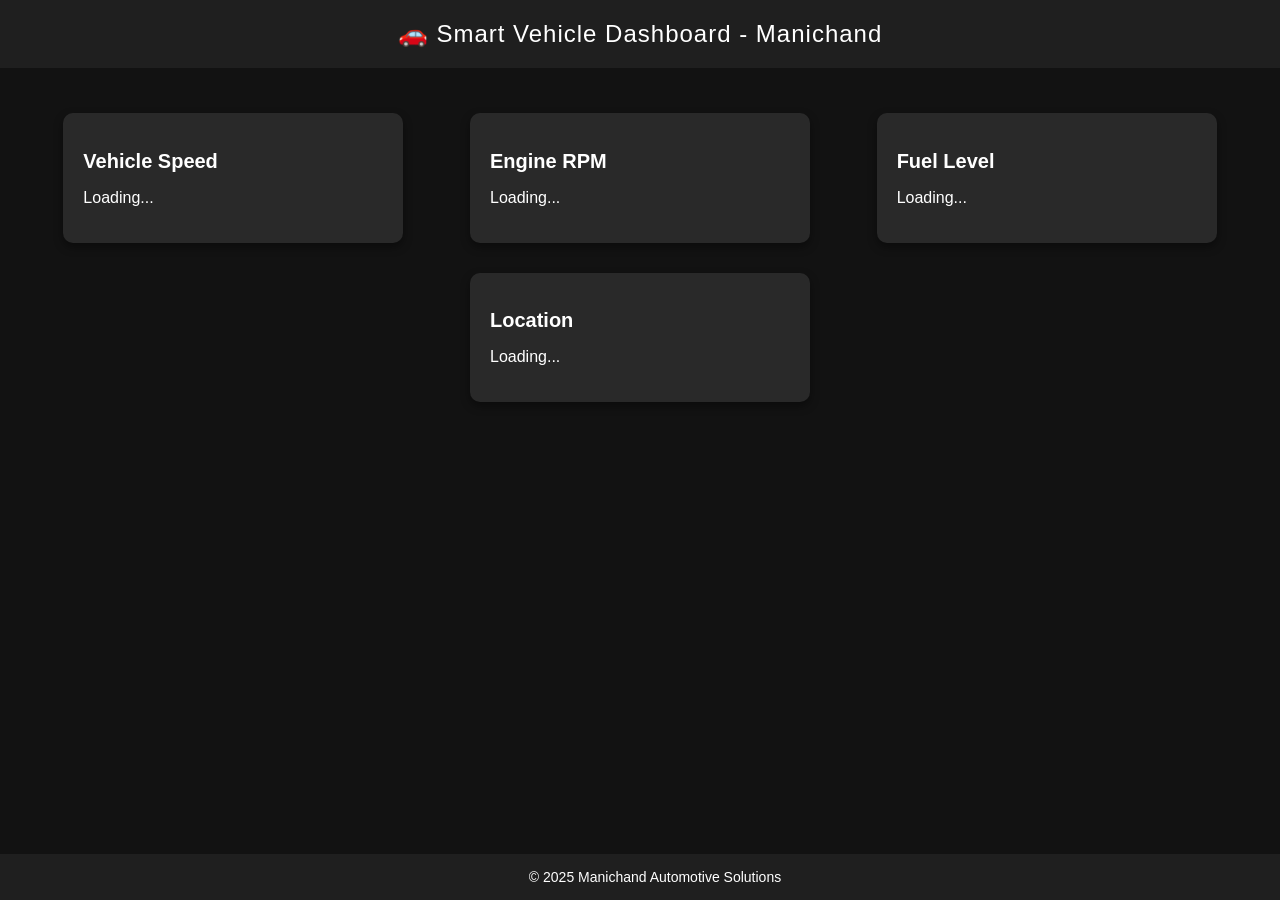
<file: index.html>
<!DOCTYPE html>
<html lang="en">
<head>
    <meta charset="UTF-8">
    <title>Smart Vehicle Dashboard</title>
    <meta name="viewport" content="width=device-width, initial-scale=1.0">
    <style>
        body {
            font-family: 'Segoe UI', sans-serif;
            margin: 0;
            background-color: #121212;
            color: #ffffff;
        }
        header {
            background-color: #1f1f1f;
            padding: 20px;
            text-align: center;
            font-size: 24px;
            letter-spacing: 1px;
        }
        .dashboard {
            display: flex;
            flex-wrap: wrap;
            justify-content: space-around;
            padding: 30px;
        }
        .card {
            background-color: #292929;
            border-radius: 10px;
            width: 300px;
            margin: 15px;
            padding: 20px;
            box-shadow: 0 4px 10px rgba(0, 0, 0, 0.4);
        }
        .card h2 {
            font-size: 20px;
            margin-bottom: 10px;
        }
        .card p {
            font-size: 16px;
        }
        footer {
            text-align: center;
            padding: 15px;
            background-color: #1f1f1f;
            position: fixed;
            bottom: 0;
            width: 100%;
            font-size: 14px;
        }
    </style>
</head>
<body>

<header>
    🚗 Smart Vehicle Dashboard - Manichand
</header>

<div class="dashboard">
    <div class="card">
        <h2>Vehicle Speed</h2>
        <p id="speed">Loading...</p>
    </div>
    <div class="card">
        <h2>Engine RPM</h2>
        <p id="rpm">Loading...</p>
    </div>
    <div class="card">
        <h2>Fuel Level</h2>
        <p id="fuel">Loading...</p>
    </div>
    <div class="card">
        <h2>Location</h2>
        <p id="location">Loading...</p>
    </div>
</div>

<footer>
    &copy; 2025 Manichand Automotive Solutions
</footer>

<script>
    // Dummy data simulation - replace with real data via WebSocket, MQTT, or Firebase
    function updateDashboard() {
        document.getElementById('speed').innerText = Math.floor(Math.random() * 120) + ' km/h';
        document.getElementById('rpm').innerText = Math.floor(Math.random() * 7000) + ' RPM';
        document.getElementById('fuel').innerText = Math.floor(Math.random() * 100) + '%';
        document.getElementById('location').innerText = 'Lat: 12.9716, Lon: 77.5946';
    }

    setInterval(updateDashboard, 2000); // Update every 2 seconds
</script>

</body>
</html>
</file>
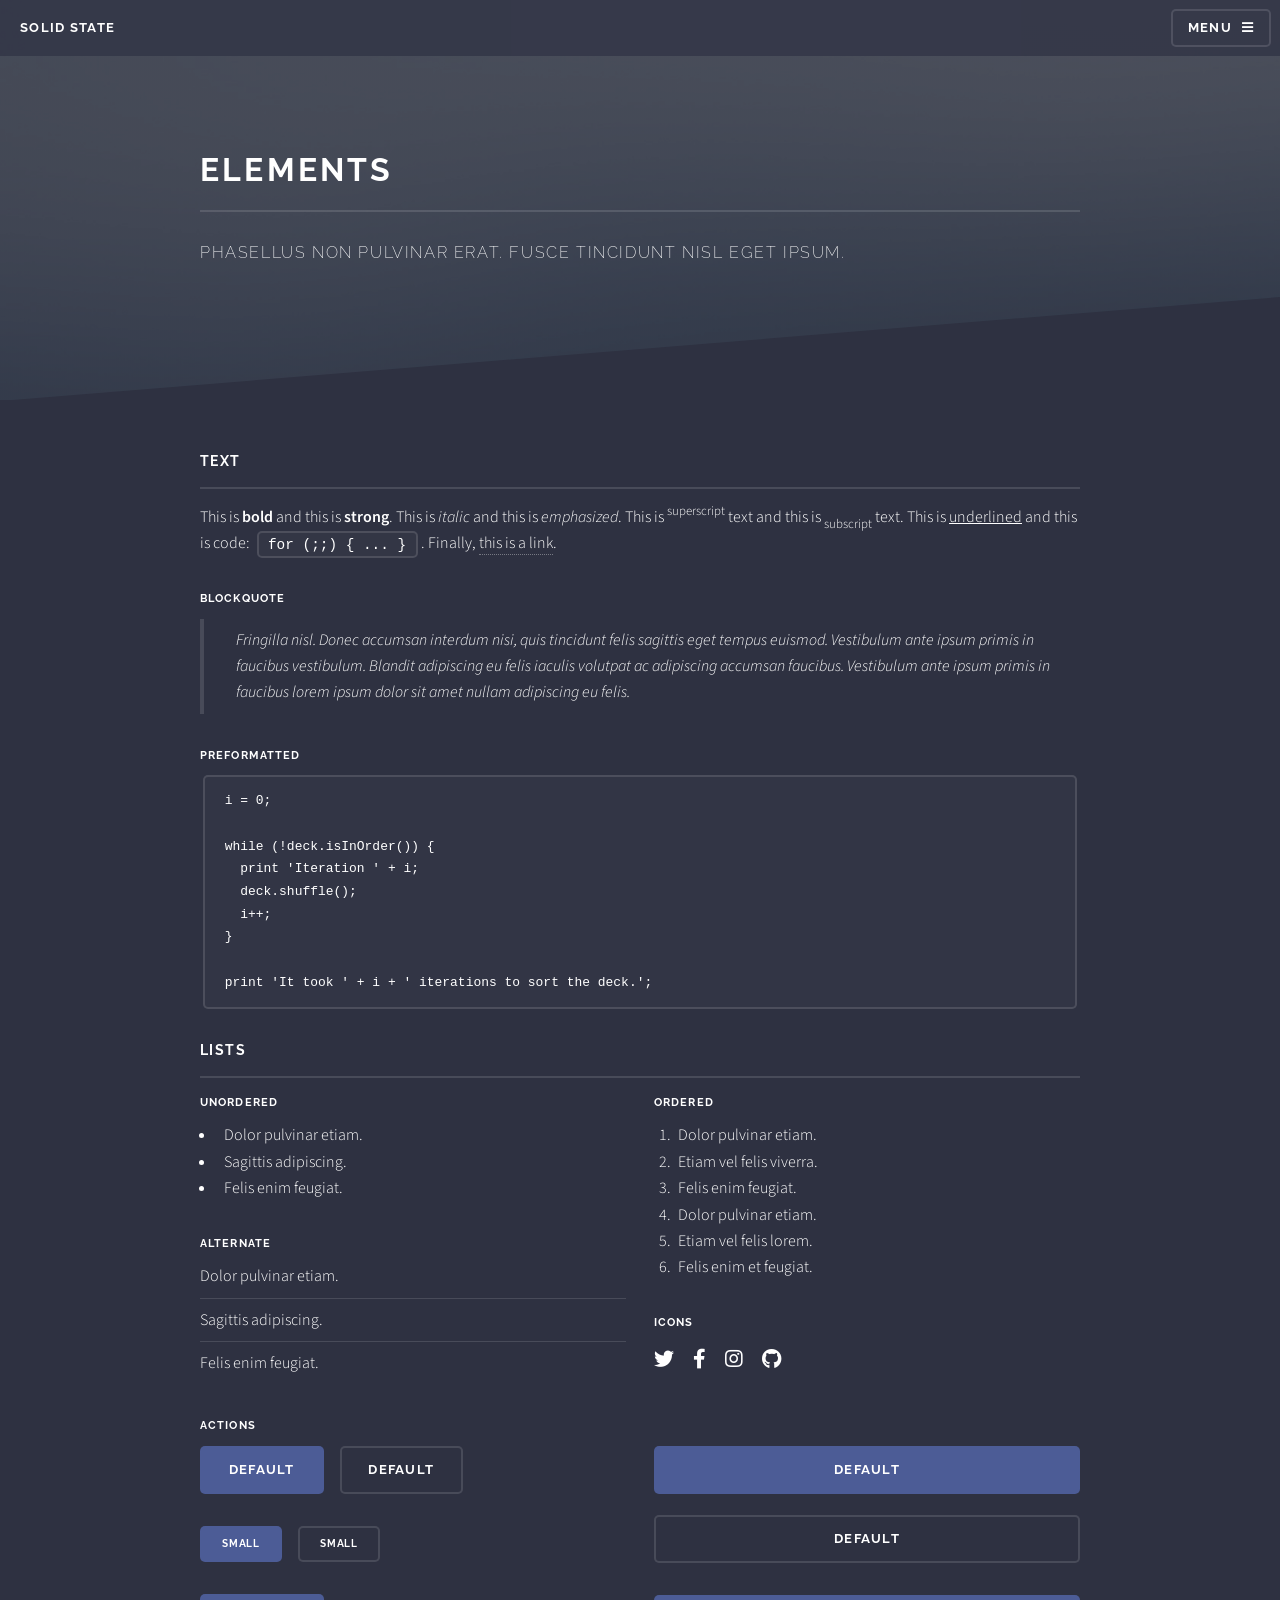
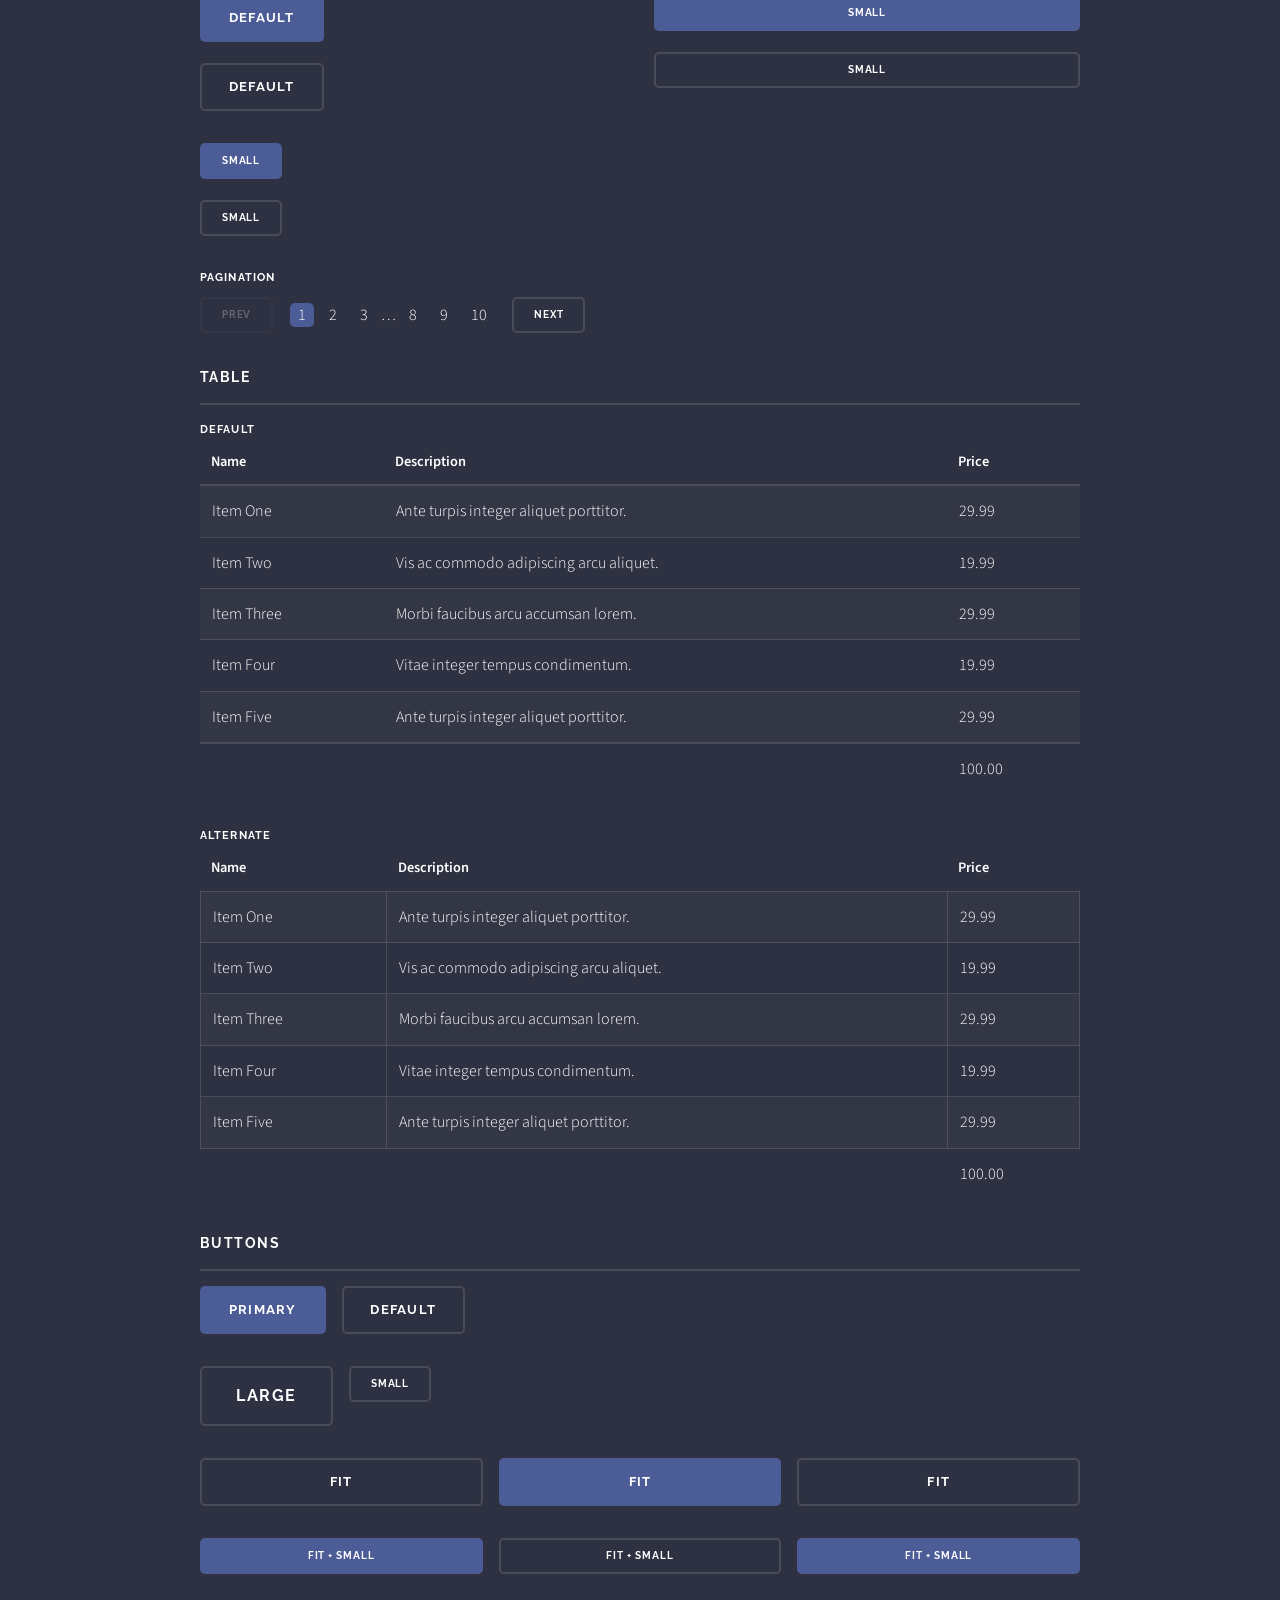
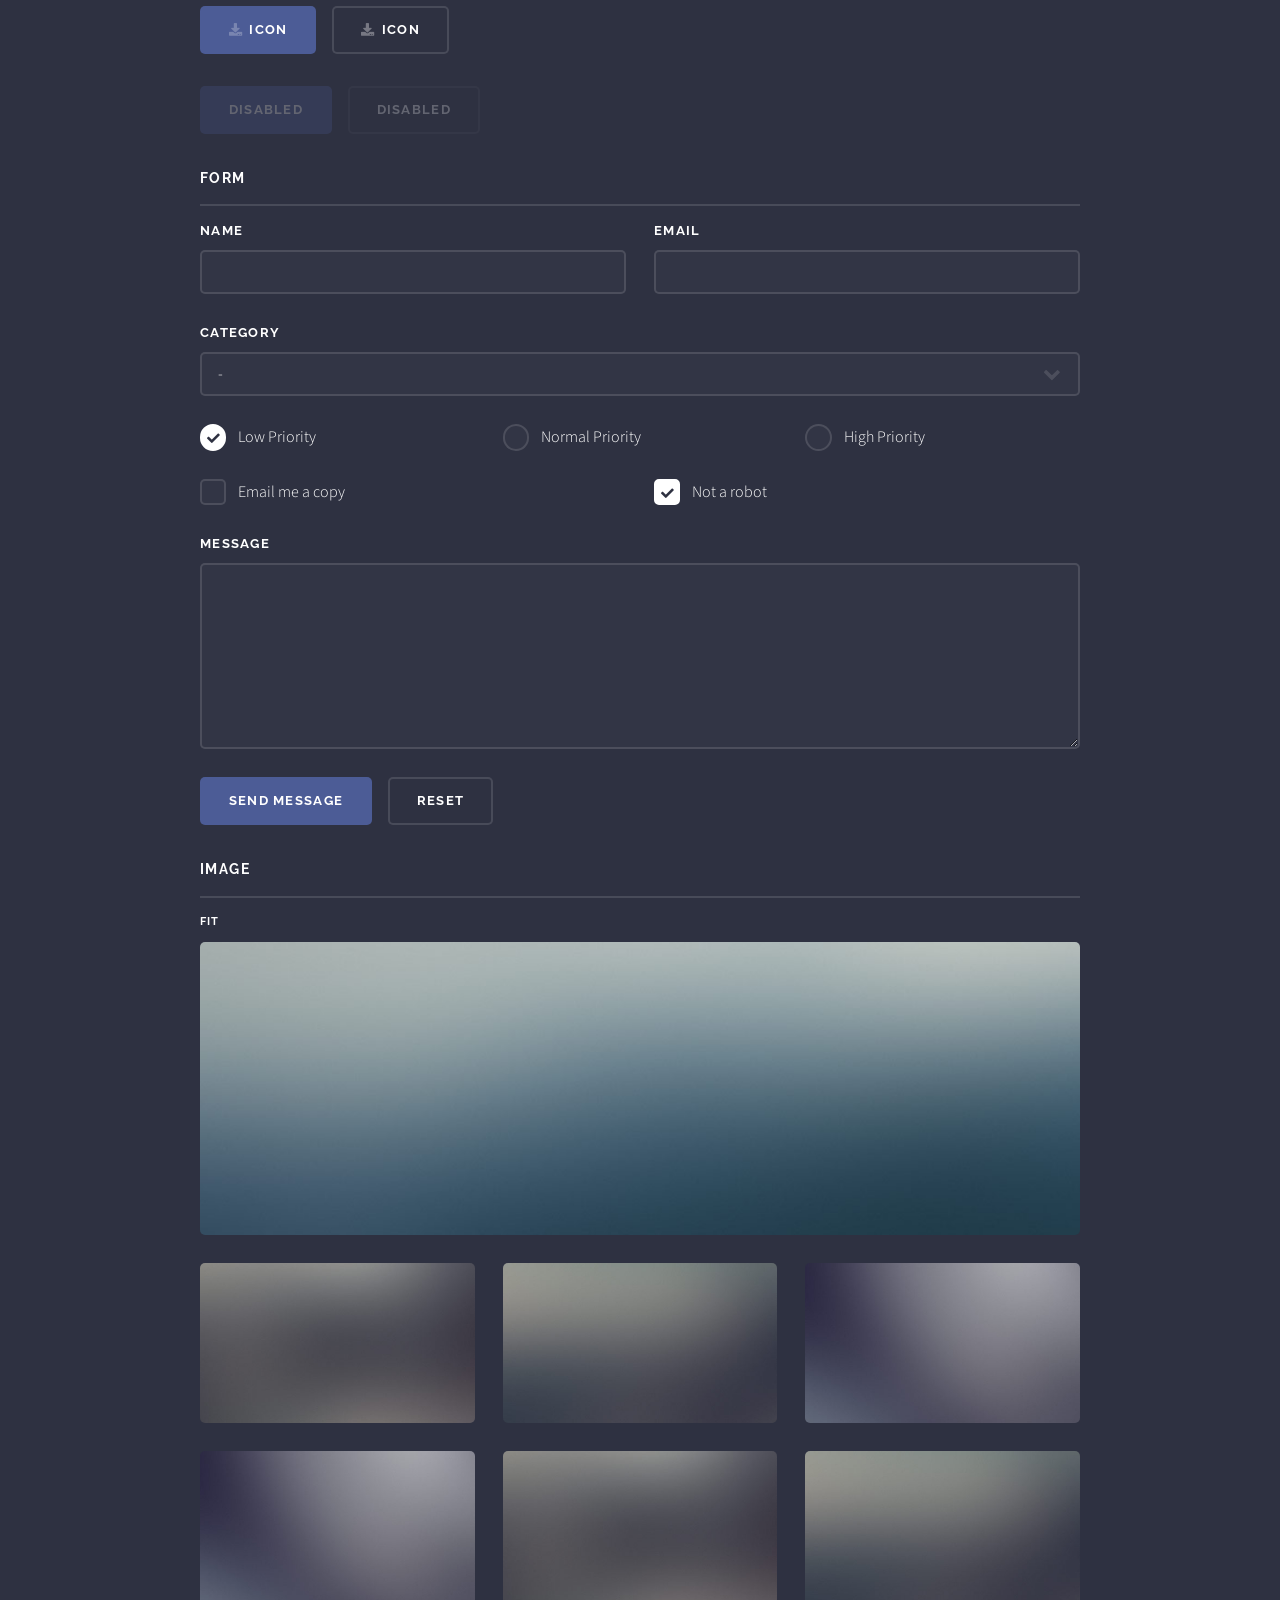
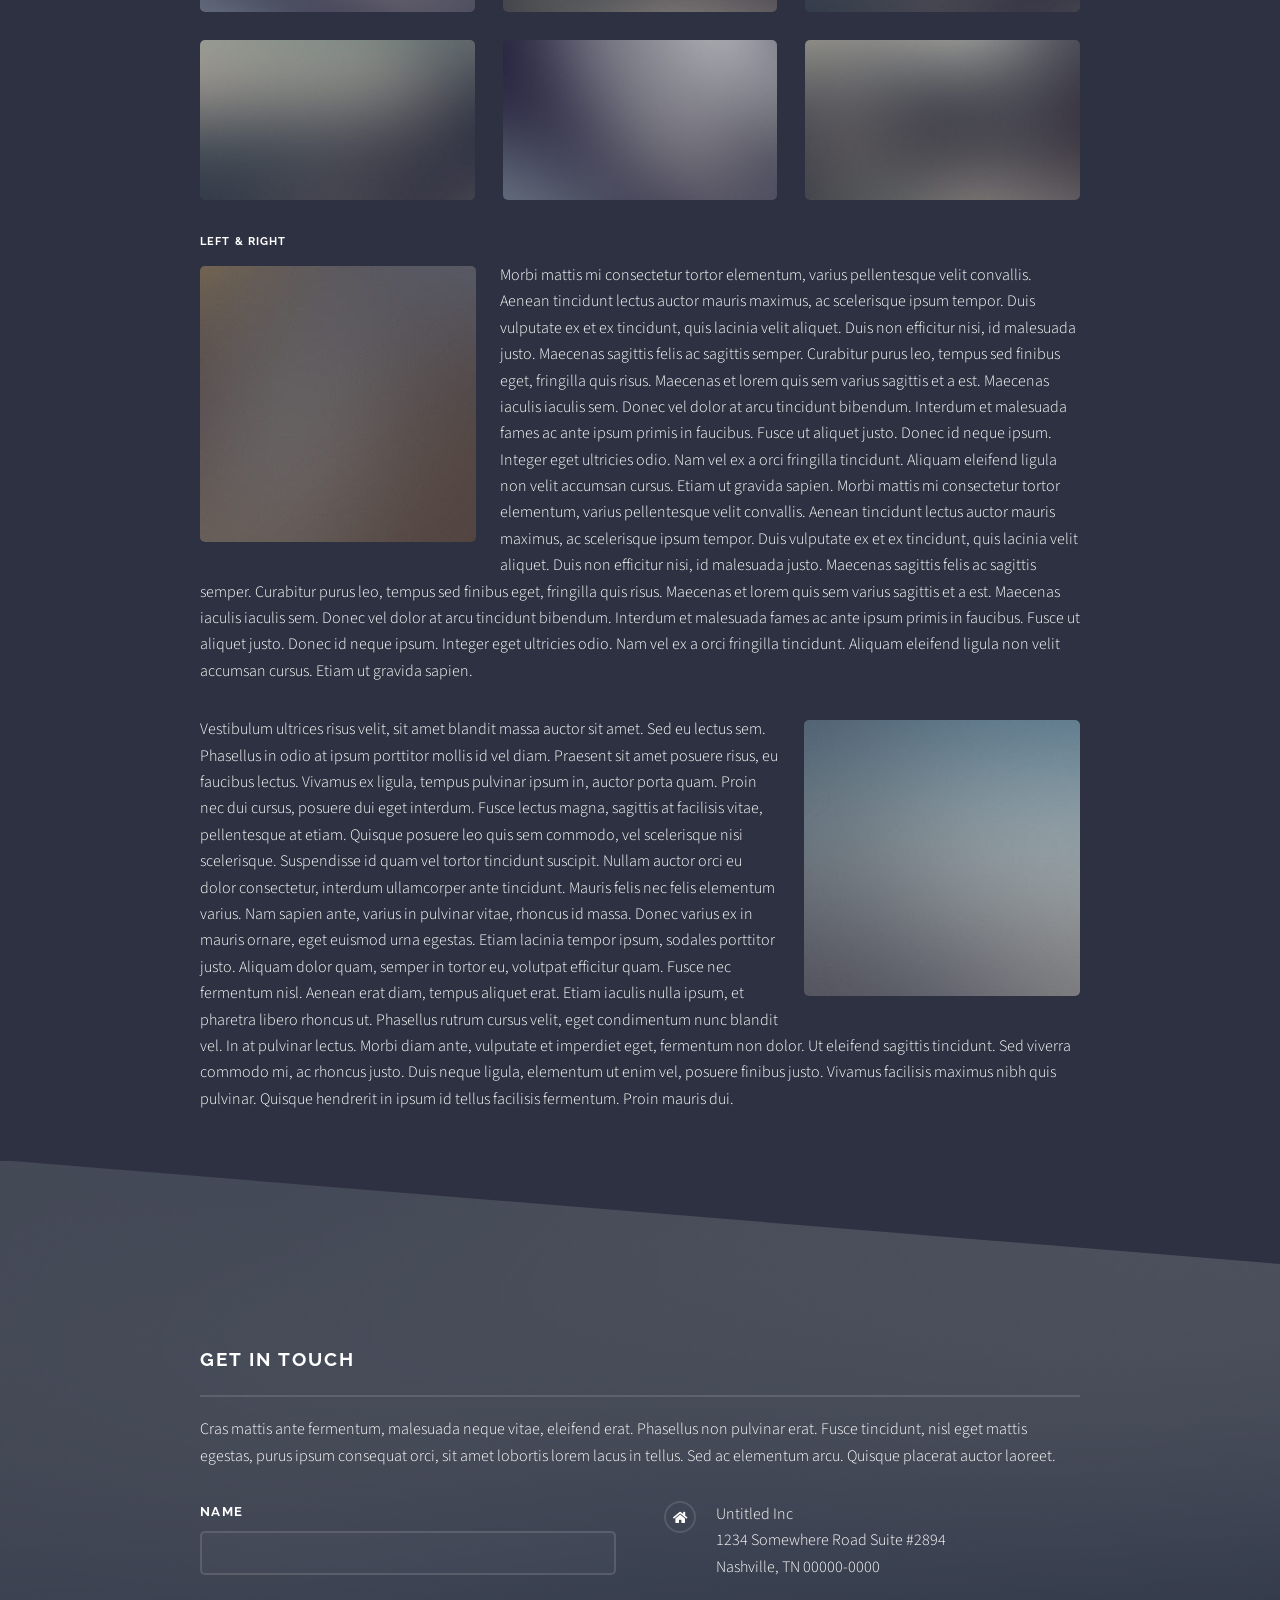
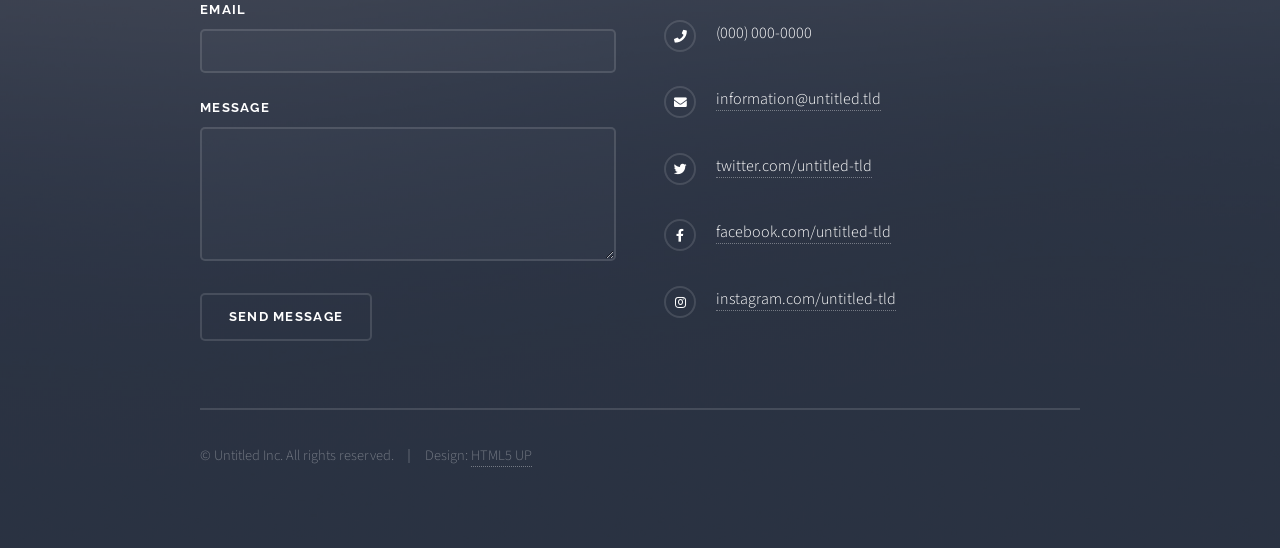
<file: elements.html>
<!DOCTYPE HTML>
<!--
	Solid State by HTML5 UP
	html5up.net | @ajlkn
	Free for personal and commercial use under the CCA 3.0 license (html5up.net/license)
-->
<html>
	<head>
		<title>Elements - Solid State by HTML5 UP</title>
		<meta charset="utf-8" />
		<meta name="viewport" content="width=device-width, initial-scale=1, user-scalable=no" />
		<link rel="stylesheet" href="assets/css/main.css" />
		<noscript><link rel="stylesheet" href="assets/css/noscript.css" /></noscript>
	</head>
	<body class="is-preload">

		<!-- Page Wrapper -->
			<div id="page-wrapper">

				<!-- Header -->
					<header id="header">
						<h1><a href="index.html">Solid State</a></h1>
						<nav>
							<a href="#menu">Menu</a>
						</nav>
					</header>

				<!-- Menu -->
					<nav id="menu">
						<div class="inner">
							<h2>Menu</h2>
							<ul class="links">
								<li><a href="index.html">Home</a></li>
								<li><a href="generic.html">Generic</a></li>
								<li><a href="elements.html">Elements</a></li>
								<li><a href="#">Log In</a></li>
								<li><a href="#">Sign Up</a></li>
							</ul>
							<a href="#" class="close">Close</a>
						</div>
					</nav>

				<!-- Wrapper -->
					<section id="wrapper">
						<header>
							<div class="inner">
								<h2>Elements</h2>
								<p>Phasellus non pulvinar erat. Fusce tincidunt nisl eget ipsum.</p>
							</div>
						</header>

						<!-- Content -->
							<div class="wrapper">
								<div class="inner">

									<section>
										<h3 class="major">Text</h3>
										<p>This is <b>bold</b> and this is <strong>strong</strong>. This is <i>italic</i> and this is <em>emphasized</em>.
										This is <sup>superscript</sup> text and this is <sub>subscript</sub> text.
										This is <u>underlined</u> and this is code: <code>for (;;) { ... }</code>. Finally, <a href="#">this is a link</a>.</p>
										<h4>Blockquote</h4>
										<blockquote>Fringilla nisl. Donec accumsan interdum nisi, quis tincidunt felis sagittis eget tempus euismod. Vestibulum ante ipsum primis in faucibus vestibulum. Blandit adipiscing eu felis iaculis volutpat ac adipiscing accumsan faucibus. Vestibulum ante ipsum primis in faucibus lorem ipsum dolor sit amet nullam adipiscing eu felis.</blockquote>
										<h4>Preformatted</h4>
										<pre><code>i = 0;

while (!deck.isInOrder()) {
  print 'Iteration ' + i;
  deck.shuffle();
  i++;
}

print 'It took ' + i + ' iterations to sort the deck.';</code></pre>
									</section>

									<section>
										<h3 class="major">Lists</h3>
										<div class="row">
											<div class="col-6 col-12-medium">
												<h4>Unordered</h4>
												<ul>
													<li>Dolor pulvinar etiam.</li>
													<li>Sagittis adipiscing.</li>
													<li>Felis enim feugiat.</li>
												</ul>
												<h4>Alternate</h4>
												<ul class="alt">
													<li>Dolor pulvinar etiam.</li>
													<li>Sagittis adipiscing.</li>
													<li>Felis enim feugiat.</li>
												</ul>
											</div>
											<div class="col-6 col-12-medium">
												<h4>Ordered</h4>
												<ol>
													<li>Dolor pulvinar etiam.</li>
													<li>Etiam vel felis viverra.</li>
													<li>Felis enim feugiat.</li>
													<li>Dolor pulvinar etiam.</li>
													<li>Etiam vel felis lorem.</li>
													<li>Felis enim et feugiat.</li>
												</ol>
												<h4>Icons</h4>
												<ul class="icons">
													<li><a href="#" class="icon brands fa-twitter"><span class="label">Twitter</span></a></li>
													<li><a href="#" class="icon brands fa-facebook-f"><span class="label">Facebook</span></a></li>
													<li><a href="#" class="icon brands fa-instagram"><span class="label">Instagram</span></a></li>
													<li><a href="#" class="icon brands fa-github"><span class="label">Github</span></a></li>
												</ul>
											</div>
										</div>
										<h4>Actions</h4>
										<div class="row">
											<div class="col-6 col-12-medium">
												<ul class="actions">
													<li><a href="#" class="button primary">Default</a></li>
													<li><a href="#" class="button">Default</a></li>
												</ul>
												<ul class="actions small">
													<li><a href="#" class="button primary small">Small</a></li>
													<li><a href="#" class="button small">Small</a></li>
												</ul>
												<ul class="actions stacked">
													<li><a href="#" class="button primary">Default</a></li>
													<li><a href="#" class="button">Default</a></li>
												</ul>
												<ul class="actions stacked small">
													<li><a href="#" class="button primary small">Small</a></li>
													<li><a href="#" class="button small">Small</a></li>
												</ul>
											</div>
											<div class="col-6 col-12-medium">
												<ul class="actions stacked">
													<li><a href="#" class="button primary fit">Default</a></li>
													<li><a href="#" class="button fit">Default</a></li>
												</ul>
												<ul class="actions stacked small">
													<li><a href="#" class="button primary small fit">Small</a></li>
													<li><a href="#" class="button small fit">Small</a></li>
												</ul>
											</div>
										</div>
										<h4>Pagination</h4>
										<ul class="pagination">
											<li><span class="button small disabled">Prev</span></li>
											<li><a href="#" class="page active">1</a></li>
											<li><a href="#" class="page">2</a></li>
											<li><a href="#" class="page">3</a></li>
											<li><span>&hellip;</span></li>
											<li><a href="#" class="page">8</a></li>
											<li><a href="#" class="page">9</a></li>
											<li><a href="#" class="page">10</a></li>
											<li><a href="#" class="button small">Next</a></li>
										</ul>
									</section>

									<section>
										<h3 class="major">Table</h3>
										<h4>Default</h4>
										<div class="table-wrapper">
											<table>
												<thead>
													<tr>
														<th>Name</th>
														<th>Description</th>
														<th>Price</th>
													</tr>
												</thead>
												<tbody>
													<tr>
														<td>Item One</td>
														<td>Ante turpis integer aliquet porttitor.</td>
														<td>29.99</td>
													</tr>
													<tr>
														<td>Item Two</td>
														<td>Vis ac commodo adipiscing arcu aliquet.</td>
														<td>19.99</td>
													</tr>
													<tr>
														<td>Item Three</td>
														<td> Morbi faucibus arcu accumsan lorem.</td>
														<td>29.99</td>
													</tr>
													<tr>
														<td>Item Four</td>
														<td>Vitae integer tempus condimentum.</td>
														<td>19.99</td>
													</tr>
													<tr>
														<td>Item Five</td>
														<td>Ante turpis integer aliquet porttitor.</td>
														<td>29.99</td>
													</tr>
												</tbody>
												<tfoot>
													<tr>
														<td colspan="2"></td>
														<td>100.00</td>
													</tr>
												</tfoot>
											</table>
										</div>

										<h4>Alternate</h4>
										<div class="table-wrapper">
											<table class="alt">
												<thead>
													<tr>
														<th>Name</th>
														<th>Description</th>
														<th>Price</th>
													</tr>
												</thead>
												<tbody>
													<tr>
														<td>Item One</td>
														<td>Ante turpis integer aliquet porttitor.</td>
														<td>29.99</td>
													</tr>
													<tr>
														<td>Item Two</td>
														<td>Vis ac commodo adipiscing arcu aliquet.</td>
														<td>19.99</td>
													</tr>
													<tr>
														<td>Item Three</td>
														<td> Morbi faucibus arcu accumsan lorem.</td>
														<td>29.99</td>
													</tr>
													<tr>
														<td>Item Four</td>
														<td>Vitae integer tempus condimentum.</td>
														<td>19.99</td>
													</tr>
													<tr>
														<td>Item Five</td>
														<td>Ante turpis integer aliquet porttitor.</td>
														<td>29.99</td>
													</tr>
												</tbody>
												<tfoot>
													<tr>
														<td colspan="2"></td>
														<td>100.00</td>
													</tr>
												</tfoot>
											</table>
										</div>
									</section>

									<section>
										<h3 class="major">Buttons</h3>
										<ul class="actions">
											<li><a href="#" class="button primary">Primary</a></li>
											<li><a href="#" class="button">Default</a></li>
										</ul>
										<ul class="actions">
											<li><a href="#" class="button large">Large</a></li>
											<li><a href="#" class="button small">Small</a></li>
										</ul>
										<ul class="actions fit">
											<li><a href="#" class="button fit">Fit</a></li>
											<li><a href="#" class="button primary fit">Fit</a></li>
											<li><a href="#" class="button fit">Fit</a></li>
										</ul>
										<ul class="actions fit small">
											<li><a href="#" class="button primary fit small">Fit + Small</a></li>
											<li><a href="#" class="button fit small">Fit + Small</a></li>
											<li><a href="#" class="button primary fit small">Fit + Small</a></li>
										</ul>
										<ul class="actions">
											<li><a href="#" class="button primary icon solid fa-download">Icon</a></li>
											<li><a href="#" class="button icon solid fa-download">Icon</a></li>
										</ul>
										<ul class="actions">
											<li><span class="button primary disabled">Disabled</span></li>
											<li><span class="button disabled">Disabled</span></li>
										</ul>
									</section>

									<section>
										<h3 class="major">Form</h3>
										<form method="post" action="#">
											<div class="row gtr-uniform">
												<div class="col-6 col-12-xsmall">
													<label for="demo-name">Name</label>
													<input type="text" name="demo-name" id="demo-name" value="" />
												</div>
												<div class="col-6 col-12-xsmall">
													<label for="demo-email">Email</label>
													<input type="email" name="demo-email" id="demo-email" value="" />
												</div>
												<div class="col-12">
													<label for="demo-category">Category</label>
													<select name="demo-category" id="demo-category">
														<option value="">-</option>
														<option value="1">Manufacturing</option>
														<option value="1">Shipping</option>
														<option value="1">Administration</option>
														<option value="1">Human Resources</option>
													</select>
												</div>
												<div class="col-4 col-12-small">
													<input type="radio" id="demo-priority-low" name="demo-priority" checked>
													<label for="demo-priority-low">Low Priority</label>
												</div>
												<div class="col-4 col-12-small">
													<input type="radio" id="demo-priority-normal" name="demo-priority">
													<label for="demo-priority-normal">Normal Priority</label>
												</div>
												<div class="col-4 col-12-small">
													<input type="radio" id="demo-priority-high" name="demo-priority">
													<label for="demo-priority-high">High Priority</label>
												</div>
												<div class="col-6 col-12-small">
													<input type="checkbox" id="demo-copy" name="demo-copy">
													<label for="demo-copy">Email me a copy</label>
												</div>
												<div class="col-6 col-12-small">
													<input type="checkbox" id="demo-human" name="demo-human" checked>
													<label for="demo-human">Not a robot</label>
												</div>
												<div class="col-12">
													<label for="demo-message">Message</label>
													<textarea name="demo-message" id="demo-message" rows="6"></textarea>
												</div>
												<div class="col-12">
													<ul class="actions">
														<li><input type="submit" value="Send Message" class="primary" /></li>
														<li><input type="reset" value="Reset" /></li>
													</ul>
												</div>
											</div>
										</form>
									</section>

									<section>
										<h3 class="major">Image</h3>
										<h4>Fit</h4>
										<div class="box alt">
											<div class="row gtr-uniform">
												<div class="col-12"><span class="image fit"><img src="images/pic08.jpg" alt="" /></span></div>
												<div class="col-4"><span class="image fit"><img src="images/pic05.jpg" alt="" /></span></div>
												<div class="col-4"><span class="image fit"><img src="images/pic06.jpg" alt="" /></span></div>
												<div class="col-4"><span class="image fit"><img src="images/pic07.jpg" alt="" /></span></div>
												<div class="col-4"><span class="image fit"><img src="images/pic07.jpg" alt="" /></span></div>
												<div class="col-4"><span class="image fit"><img src="images/pic05.jpg" alt="" /></span></div>
												<div class="col-4"><span class="image fit"><img src="images/pic06.jpg" alt="" /></span></div>
												<div class="col-4"><span class="image fit"><img src="images/pic06.jpg" alt="" /></span></div>
												<div class="col-4"><span class="image fit"><img src="images/pic07.jpg" alt="" /></span></div>
												<div class="col-4"><span class="image fit"><img src="images/pic05.jpg" alt="" /></span></div>
											</div>
										</div>
										<h4>Left &amp; Right</h4>
										<p><span class="image left"><img src="images/pic01.jpg" alt="" /></span>Morbi mattis mi consectetur tortor elementum, varius pellentesque velit convallis. Aenean tincidunt lectus auctor mauris maximus, ac scelerisque ipsum tempor. Duis vulputate ex et ex tincidunt, quis lacinia velit aliquet. Duis non efficitur nisi, id malesuada justo. Maecenas sagittis felis ac sagittis semper. Curabitur purus leo, tempus sed finibus eget, fringilla quis risus. Maecenas et lorem quis sem varius sagittis et a est. Maecenas iaculis iaculis sem. Donec vel dolor at arcu tincidunt bibendum. Interdum et malesuada fames ac ante ipsum primis in faucibus. Fusce ut aliquet justo. Donec id neque ipsum. Integer eget ultricies odio. Nam vel ex a orci fringilla tincidunt. Aliquam eleifend ligula non velit accumsan cursus. Etiam ut gravida sapien. Morbi mattis mi consectetur tortor elementum, varius pellentesque velit convallis. Aenean tincidunt lectus auctor mauris maximus, ac scelerisque ipsum tempor. Duis vulputate ex et ex tincidunt, quis lacinia velit aliquet. Duis non efficitur nisi, id malesuada justo. Maecenas sagittis felis ac sagittis semper. Curabitur purus leo, tempus sed finibus eget, fringilla quis risus. Maecenas et lorem quis sem varius sagittis et a est. Maecenas iaculis iaculis sem. Donec vel dolor at arcu tincidunt bibendum. Interdum et malesuada fames ac ante ipsum primis in faucibus. Fusce ut aliquet justo. Donec id neque ipsum. Integer eget ultricies odio. Nam vel ex a orci fringilla tincidunt. Aliquam eleifend ligula non velit accumsan cursus. Etiam ut gravida sapien.</p>
										<p><span class="image right"><img src="images/pic02.jpg" alt="" /></span>Vestibulum ultrices risus velit, sit amet blandit massa auctor sit amet. Sed eu lectus sem. Phasellus in odio at ipsum porttitor mollis id vel diam. Praesent sit amet posuere risus, eu faucibus lectus. Vivamus ex ligula, tempus pulvinar ipsum in, auctor porta quam. Proin nec dui cursus, posuere dui eget interdum. Fusce lectus magna, sagittis at facilisis vitae, pellentesque at etiam. Quisque posuere leo quis sem commodo, vel scelerisque nisi scelerisque. Suspendisse id quam vel tortor tincidunt suscipit. Nullam auctor orci eu dolor consectetur, interdum ullamcorper ante tincidunt. Mauris felis nec felis elementum varius. Nam sapien ante, varius in pulvinar vitae, rhoncus id massa. Donec varius ex in mauris ornare, eget euismod urna egestas. Etiam lacinia tempor ipsum, sodales porttitor justo. Aliquam dolor quam, semper in tortor eu, volutpat efficitur quam. Fusce nec fermentum nisl. Aenean erat diam, tempus aliquet erat. Etiam iaculis nulla ipsum, et pharetra libero rhoncus ut. Phasellus rutrum cursus velit, eget condimentum nunc blandit vel. In at pulvinar lectus. Morbi diam ante, vulputate et imperdiet eget, fermentum non dolor. Ut eleifend sagittis tincidunt. Sed viverra commodo mi, ac rhoncus justo. Duis neque ligula, elementum ut enim vel, posuere finibus justo. Vivamus facilisis maximus nibh quis pulvinar. Quisque hendrerit in ipsum id tellus facilisis fermentum. Proin mauris dui.</p>
									</section>

								</div>
							</div>

					</section>

				<!-- Footer -->
					<section id="footer">
						<div class="inner">
							<h2 class="major">Get in touch</h2>
							<p>Cras mattis ante fermentum, malesuada neque vitae, eleifend erat. Phasellus non pulvinar erat. Fusce tincidunt, nisl eget mattis egestas, purus ipsum consequat orci, sit amet lobortis lorem lacus in tellus. Sed ac elementum arcu. Quisque placerat auctor laoreet.</p>
							<form method="post" action="#">
								<div class="fields">
									<div class="field">
										<label for="name">Name</label>
										<input type="text" name="name" id="name" />
									</div>
									<div class="field">
										<label for="email">Email</label>
										<input type="email" name="email" id="email" />
									</div>
									<div class="field">
										<label for="message">Message</label>
										<textarea name="message" id="message" rows="4"></textarea>
									</div>
								</div>
								<ul class="actions">
									<li><input type="submit" value="Send Message" /></li>
								</ul>
							</form>
							<ul class="contact">
								<li class="icon solid fa-home">
									Untitled Inc<br />
									1234 Somewhere Road Suite #2894<br />
									Nashville, TN 00000-0000
								</li>
								<li class="icon solid fa-phone">(000) 000-0000</li>
								<li class="icon solid fa-envelope"><a href="#">information@untitled.tld</a></li>
								<li class="icon brands fa-twitter"><a href="#">twitter.com/untitled-tld</a></li>
								<li class="icon brands fa-facebook-f"><a href="#">facebook.com/untitled-tld</a></li>
								<li class="icon brands fa-instagram"><a href="#">instagram.com/untitled-tld</a></li>
							</ul>
							<ul class="copyright">
								<li>&copy; Untitled Inc. All rights reserved.</li><li>Design: <a href="http://html5up.net">HTML5 UP</a></li>
							</ul>
						</div>
					</section>

			</div>

		<!-- Scripts -->
			<script src="assets/js/jquery.min.js"></script>
			<script src="assets/js/jquery.scrollex.min.js"></script>
			<script src="assets/js/browser.min.js"></script>
			<script src="assets/js/breakpoints.min.js"></script>
			<script src="assets/js/util.js"></script>
			<script src="assets/js/main.js"></script>

	</body>
</html>
</file>
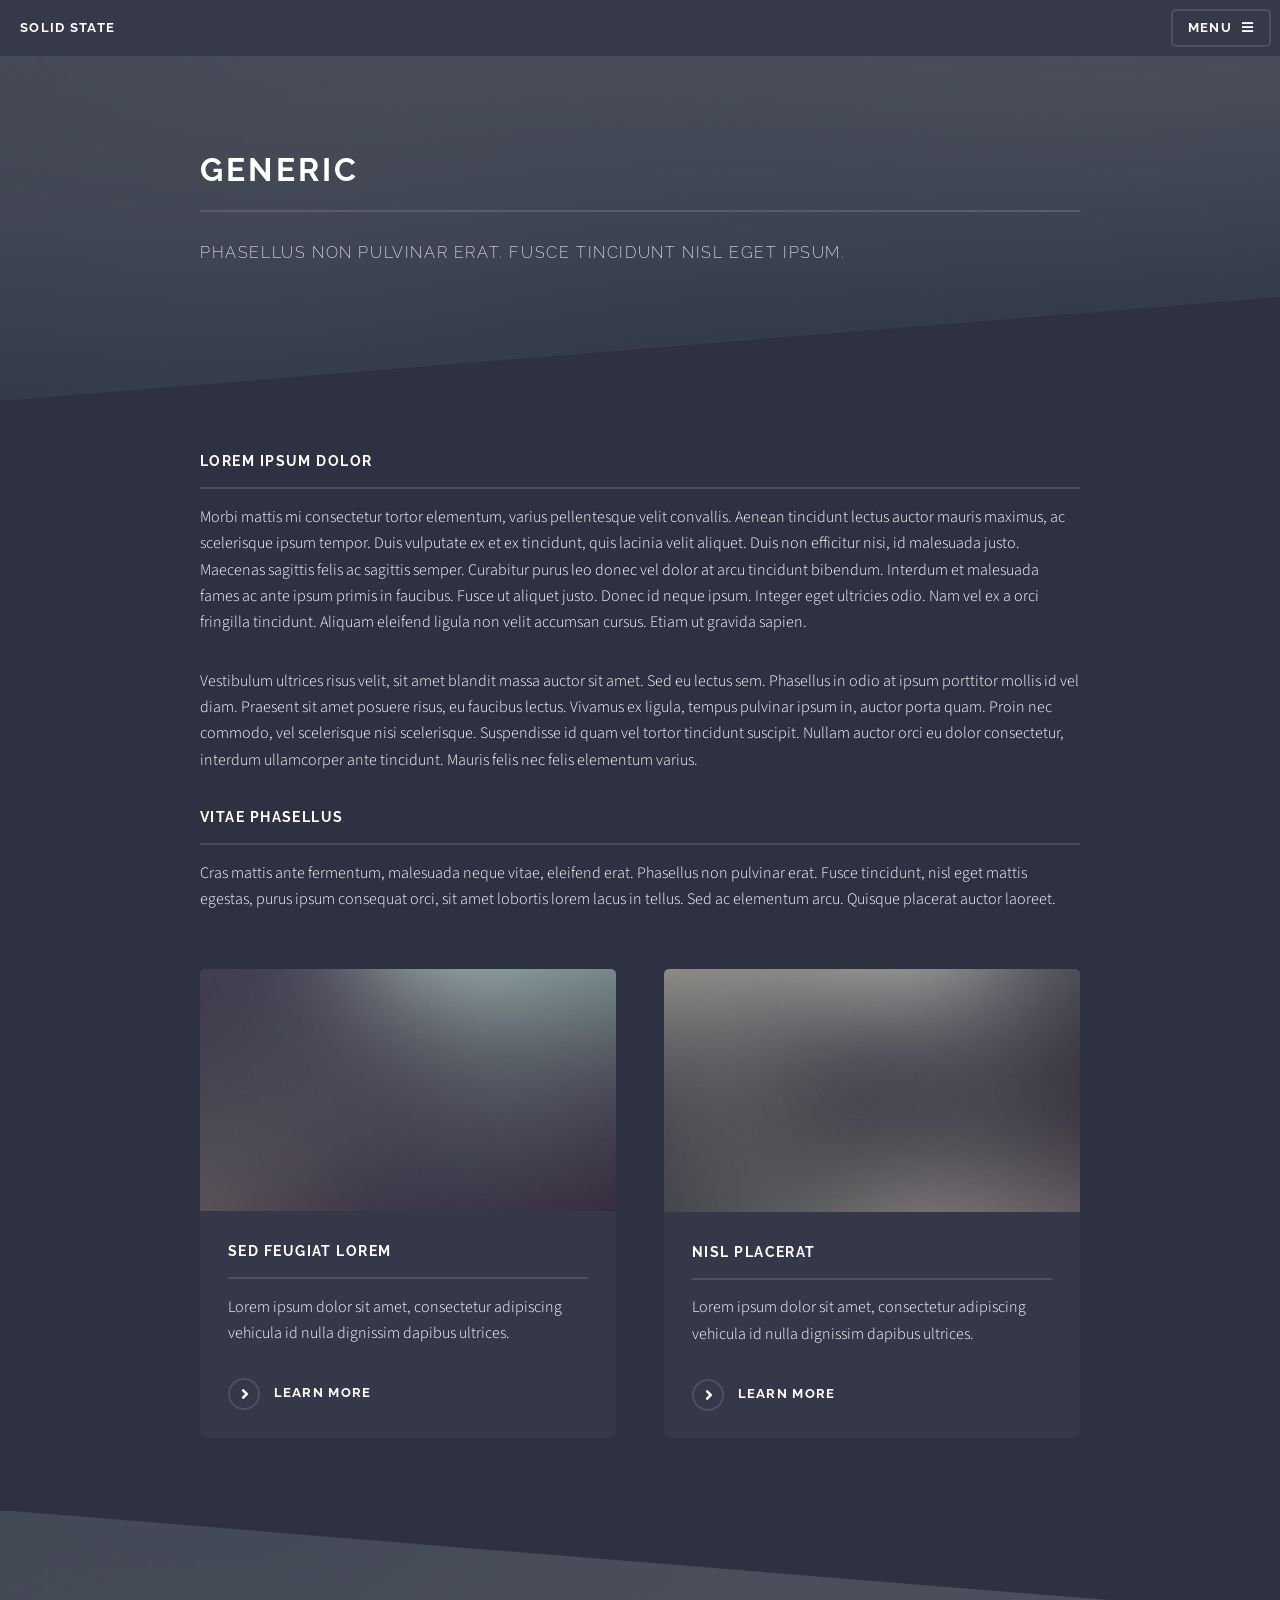
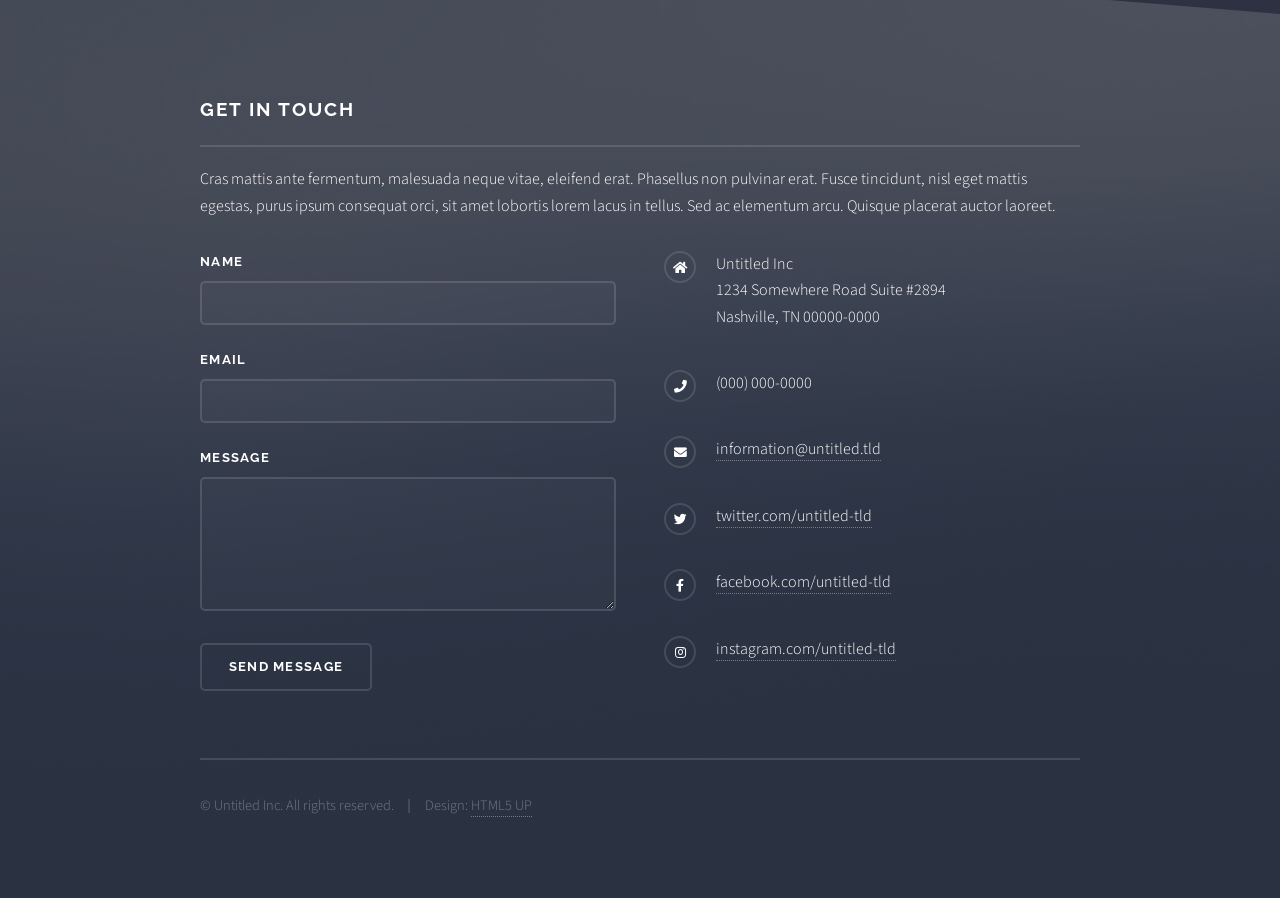
<file: generic.html>
<!DOCTYPE HTML>
<!--
	Solid State by HTML5 UP
	html5up.net | @ajlkn
	Free for personal and commercial use under the CCA 3.0 license (html5up.net/license)
-->
<html>
	<head>
		<title>Generic - Solid State by HTML5 UP</title>
		<meta charset="utf-8" />
		<meta name="viewport" content="width=device-width, initial-scale=1, user-scalable=no" />
		<link rel="stylesheet" href="assets/css/main.css" />
		<noscript><link rel="stylesheet" href="assets/css/noscript.css" /></noscript>
	</head>
	<body class="is-preload">

		<!-- Page Wrapper -->
			<div id="page-wrapper">

				<!-- Header -->
					<header id="header">
						<h1><a href="index.html">Solid State</a></h1>
						<nav>
							<a href="#menu">Menu</a>
						</nav>
					</header>

				<!-- Menu -->
					<nav id="menu">
						<div class="inner">
							<h2>Menu</h2>
							<ul class="links">
								<li><a href="index.html">Home</a></li>
								<li><a href="generic.html">Generic</a></li>
								<li><a href="elements.html">Elements</a></li>
								<li><a href="#">Log In</a></li>
								<li><a href="#">Sign Up</a></li>
							</ul>
							<a href="#" class="close">Close</a>
						</div>
					</nav>

				<!-- Wrapper -->
					<section id="wrapper">
						<header>
							<div class="inner">
								<h2>Generic</h2>
								<p>Phasellus non pulvinar erat. Fusce tincidunt nisl eget ipsum.</p>
							</div>
						</header>

						<!-- Content -->
							<div class="wrapper">
								<div class="inner">

									<h3 class="major">Lorem ipsum dolor</h3>
									<p>Morbi mattis mi consectetur tortor elementum, varius pellentesque velit convallis. Aenean tincidunt lectus auctor mauris maximus, ac scelerisque ipsum tempor. Duis vulputate ex et ex tincidunt, quis lacinia velit aliquet. Duis non efficitur nisi, id malesuada justo. Maecenas sagittis felis ac sagittis semper. Curabitur purus leo donec vel dolor at arcu tincidunt bibendum. Interdum et malesuada fames ac ante ipsum primis in faucibus. Fusce ut aliquet justo. Donec id neque ipsum. Integer eget ultricies odio. Nam vel ex a orci fringilla tincidunt. Aliquam eleifend ligula non velit accumsan cursus. Etiam ut gravida sapien.</p>

									<p>Vestibulum ultrices risus velit, sit amet blandit massa auctor sit amet. Sed eu lectus sem. Phasellus in odio at ipsum porttitor mollis id vel diam. Praesent sit amet posuere risus, eu faucibus lectus. Vivamus ex ligula, tempus pulvinar ipsum in, auctor porta quam. Proin nec commodo, vel scelerisque nisi scelerisque. Suspendisse id quam vel tortor tincidunt suscipit. Nullam auctor orci eu dolor consectetur, interdum ullamcorper ante tincidunt. Mauris felis nec felis elementum varius.</p>

									<h3 class="major">Vitae phasellus</h3>
									<p>Cras mattis ante fermentum, malesuada neque vitae, eleifend erat. Phasellus non pulvinar erat. Fusce tincidunt, nisl eget mattis egestas, purus ipsum consequat orci, sit amet lobortis lorem lacus in tellus. Sed ac elementum arcu. Quisque placerat auctor laoreet.</p>

									<section class="features">
										<article>
											<a href="#" class="image"><img src="images/pic04.jpg" alt="" /></a>
											<h3 class="major">Sed feugiat lorem</h3>
											<p>Lorem ipsum dolor sit amet, consectetur adipiscing vehicula id nulla dignissim dapibus ultrices.</p>
											<a href="#" class="special">Learn more</a>
										</article>
										<article>
											<a href="#" class="image"><img src="images/pic05.jpg" alt="" /></a>
											<h3 class="major">Nisl placerat</h3>
											<p>Lorem ipsum dolor sit amet, consectetur adipiscing vehicula id nulla dignissim dapibus ultrices.</p>
											<a href="#" class="special">Learn more</a>
										</article>
									</section>

								</div>
							</div>

					</section>

				<!-- Footer -->
					<section id="footer">
						<div class="inner">
							<h2 class="major">Get in touch</h2>
							<p>Cras mattis ante fermentum, malesuada neque vitae, eleifend erat. Phasellus non pulvinar erat. Fusce tincidunt, nisl eget mattis egestas, purus ipsum consequat orci, sit amet lobortis lorem lacus in tellus. Sed ac elementum arcu. Quisque placerat auctor laoreet.</p>
							<form method="post" action="#">
								<div class="fields">
									<div class="field">
										<label for="name">Name</label>
										<input type="text" name="name" id="name" />
									</div>
									<div class="field">
										<label for="email">Email</label>
										<input type="email" name="email" id="email" />
									</div>
									<div class="field">
										<label for="message">Message</label>
										<textarea name="message" id="message" rows="4"></textarea>
									</div>
								</div>
								<ul class="actions">
									<li><input type="submit" value="Send Message" /></li>
								</ul>
							</form>
							<ul class="contact">
								<li class="icon solid fa-home">
									Untitled Inc<br />
									1234 Somewhere Road Suite #2894<br />
									Nashville, TN 00000-0000
								</li>
								<li class="icon solid fa-phone">(000) 000-0000</li>
								<li class="icon solid fa-envelope"><a href="#">information@untitled.tld</a></li>
								<li class="icon brands fa-twitter"><a href="#">twitter.com/untitled-tld</a></li>
								<li class="icon brands fa-facebook-f"><a href="#">facebook.com/untitled-tld</a></li>
								<li class="icon brands fa-instagram"><a href="#">instagram.com/untitled-tld</a></li>
							</ul>
							<ul class="copyright">
								<li>&copy; Untitled Inc. All rights reserved.</li><li>Design: <a href="http://html5up.net">HTML5 UP</a></li>
							</ul>
						</div>
					</section>

			</div>

		<!-- Scripts -->
			<script src="assets/js/jquery.min.js"></script>
			<script src="assets/js/jquery.scrollex.min.js"></script>
			<script src="assets/js/browser.min.js"></script>
			<script src="assets/js/breakpoints.min.js"></script>
			<script src="assets/js/util.js"></script>
			<script src="assets/js/main.js"></script>

	</body>
</html>
</file>
<file: assets/css/noscript.css>
/*
	Solid State by HTML5 UP
	html5up.net | @ajlkn
	Free for personal and commercial use under the CCA 3.0 license (html5up.net/license)
*/

/* Banner */

	body.is-preload #banner .logo {
		-moz-transform: none;
		-webkit-transform: none;
		-ms-transform: none;
		transform: none;
		opacity: 1;
	}

	body.is-preload #banner h2 {
		opacity: 1;
		-moz-transform: none;
		-webkit-transform: none;
		-ms-transform: none;
		transform: none;
		-moz-filter: none;
		-webkit-filter: none;
		-ms-filter: none;
		filter: none;
	}

	body.is-preload #banner p {
		opacity: 01;
		-moz-transform: none;
		-webkit-transform: none;
		-ms-transform: none;
		transform: none;
		-moz-filter: none;
		-webkit-filter: none;
		-ms-filter: none;
		filter: none;
	}
</file>
<file: assets/css/main.css>
@import url(fontawesome-all.min.css);
@import url("https://fonts.googleapis.com/css?family=Raleway:200,700|Source+Sans+Pro:300,600,300italic,600italic");

/*
	Solid State by HTML5 UP
	html5up.net | @ajlkn
	Free for personal and commercial use under the CCA 3.0 license (html5up.net/license)
*/

html, body, div, span, applet, object,
iframe, h1, h2, h3, h4, h5, h6, p, blockquote,
pre, a, abbr, acronym, address, big, cite,
code, del, dfn, em, img, ins, kbd, q, s, samp,
small, strike, strong, sub, sup, tt, var, b,
u, i, center, dl, dt, dd, ol, ul, li, fieldset,
form, label, legend, table, caption, tbody,
tfoot, thead, tr, th, td, article, aside,
canvas, details, embed, figure, figcaption,
footer, header, hgroup, menu, nav, output, ruby,
section, summary, time, mark, audio, video {
	margin: 0;
	padding: 0;
	border: 0;
	font-size: 100%;
	font: inherit;
	vertical-align: baseline;}

article, aside, details, figcaption, figure,
footer, header, hgroup, menu, nav, section {
	display: block;}

body {
	line-height: 1;
}

ol, ul {
	list-style: none;
}

blockquote, q {
	quotes: none;
}

	blockquote:before, blockquote:after, q:before, q:after {
		content: '';
		content: none;
	}

table {
	border-collapse: collapse;
	border-spacing: 0;
}

body {
	-webkit-text-size-adjust: none;
}

mark {
	background-color: transparent;
	color: inherit;
}

input::-moz-focus-inner {
	border: 0;
	padding: 0;
}

input, select, textarea {
	-moz-appearance: none;
	-webkit-appearance: none;
	-ms-appearance: none;
	appearance: none;
}

/* Basic */

	@-ms-viewport {
		width: device-width;
	}

	body {
		-ms-overflow-style: scrollbar;
	}

	@media screen and (max-width: 480px) {

		html, body {
			min-width: 320px;
		}

	}

	html {
		box-sizing: border-box;
	}

	*, *:before, *:after {
		box-sizing: inherit;
	}

	body {
		background-color: #2e3141;
		background-image: linear-gradient(to top, rgba(46, 49, 65, 0.8), rgba(46, 49, 65, 0.8)), url("../../images/bg.jpg");
		background-size: auto, cover;
		background-attachment: fixed, fixed;
		background-position: center, center;
	}

		body.is-preload *, body.is-preload *:before, body.is-preload *:after {
			-moz-animation: none !important;
			-webkit-animation: none !important;
			-ms-animation: none !important;
			animation: none !important;
			-moz-transition: none !important;
			-webkit-transition: none !important;
			-ms-transition: none !important;
			transition: none !important;
		}

/* Type */

	body, input, select, textarea {
		color: #ffffff;
		font-family: "Source Sans Pro", Helvetica, sans-serif;
		font-size: 16.5pt;
		font-weight: 300;
		line-height: 1.65;
	}

		@media screen and (max-width: 1680px) {

			body, input, select, textarea {
				font-size: 13pt;
			}

		}

		@media screen and (max-width: 1280px) {

			body, input, select, textarea {
				font-size: 12pt;
			}

		}

		@media screen and (max-width: 980px) {

			body, input, select, textarea {
				font-size: 12pt;
			}

		}

		@media screen and (max-width: 736px) {

			body, input, select, textarea {
				font-size: 12pt;
			}

		}

		@media screen and (max-width: 480px) {

			body, input, select, textarea {
				font-size: 12pt;
			}

		}

	a {
		-moz-transition: color 0.2s ease-in-out, border-bottom-color 0.2s ease-in-out;
		-webkit-transition: color 0.2s ease-in-out, border-bottom-color 0.2s ease-in-out;
		-ms-transition: color 0.2s ease-in-out, border-bottom-color 0.2s ease-in-out;
		transition: color 0.2s ease-in-out, border-bottom-color 0.2s ease-in-out;
		border-bottom: dotted 1px rgba(255, 255, 255, 0.35);
		color: #ffffff;
		text-decoration: none;
	}

		a:hover {
			border-bottom-color: transparent;
			color: #ffffff !important;
		}

		a.special:not(.button) {
			text-decoration: none;
			border-bottom: 0;
			display: block;
			font-family: Raleway, Helvetica, sans-serif;
			font-size: 0.8em;
			font-weight: 700;
			letter-spacing: 0.1em;
			margin: 0 0 2em 0;
			text-transform: uppercase;
		}

			a.special:not(.button):before {
				-moz-osx-font-smoothing: grayscale;
				-webkit-font-smoothing: antialiased;
				display: inline-block;
				font-style: normal;
				font-variant: normal;
				text-rendering: auto;
				line-height: 1;
				text-transform: none !important;
				font-family: 'Font Awesome 5 Free';
				font-weight: 900;
			}

			a.special:not(.button):before {
				-moz-transition: background-color 0.2s ease-in-out;
				-webkit-transition: background-color 0.2s ease-in-out;
				-ms-transition: background-color 0.2s ease-in-out;
				transition: background-color 0.2s ease-in-out;
				border-radius: 100%;
				border: solid 2px rgba(255, 255, 255, 0.125);
				content: '\f105';
				display: inline-block;
				font-size: 1.25em;
				height: 2em;
				line-height: 1.75em;
				margin-right: 0.85em;
				text-align: center;
				text-indent: 0.15em;
				vertical-align: middle;
				width: 2em;
			}

			a.special:not(.button):hover:before {
				background-color: rgba(255, 255, 255, 0.025);
			}

			a.special:not(.button):active:before {
				background-color: rgba(255, 255, 255, 0.075);
			}

	strong, b {
		color: #ffffff;
		font-weight: 600;
	}

	em, i {
		font-style: italic;
	}

	p {
		margin: 0 0 2em 0;
	}

	h1, h2, h3, h4, h5, h6 {
		color: #ffffff;
		font-family: Raleway, Helvetica, sans-serif;
		font-weight: 700;
		letter-spacing: 0.1em;
		margin: 0 0 1em 0;
		text-transform: uppercase;
	}

		h1 a, h2 a, h3 a, h4 a, h5 a, h6 a {
			color: inherit;
			text-decoration: none;
			border-bottom: 0;
		}

		h1 span, h2 span, h3 span, h4 span, h5 span, h6 span {
			font-weight: 200;
		}

		h1.major, h2.major, h3.major, h4.major, h5.major, h6.major {
			padding-bottom: 1em;
			border-bottom: solid 2px rgba(255, 255, 255, 0.125);
		}

	h2 {
		font-size: 1.2em;
	}

	h3 {
		font-size: 0.9em;
	}

	h4 {
		font-size: 0.7em;
	}

	h5 {
		font-size: 0.7em;
	}

	h6 {
		font-size: 0.7em;
	}

	@media screen and (max-width: 736px) {

		h2 {
			font-size: 1em;
		}

		h3 {
			font-size: 0.8em;
		}

	}

	sub {
		font-size: 0.8em;
		position: relative;
		top: 0.5em;
	}

	sup {
		font-size: 0.8em;
		position: relative;
		top: -0.5em;
	}

	blockquote {
		border-left: solid 4px rgba(255, 255, 255, 0.125);
		font-style: italic;
		margin: 0 0 2em 0;
		padding: 0.5em 0 0.5em 2em;
	}

	code {
		background: rgba(255, 255, 255, 0.025);
		border-radius: 5px;
		border: solid 2px rgba(255, 255, 255, 0.125);
		font-family: "Courier New", monospace;
		font-size: 0.9em;
		margin: 0 0.25em;
		padding: 0.25em 0.65em;
	}

	pre {
		-webkit-overflow-scrolling: touch;
		font-family: "Courier New", monospace;
		font-size: 0.9em;
		margin: 0 0 2em 0;
	}

		pre code {
			display: block;
			line-height: 1.75em;
			padding: 1em 1.5em;
			overflow-x: auto;
		}

	hr {
		border: 0;
		border-bottom: solid 2px rgba(255, 255, 255, 0.125);
		margin: 2.5em 0;
	}

		hr.major {
			margin: 4em 0;
		}

	.align-left {
		text-align: left;
	}

	.align-center {
		text-align: center;
	}

	.align-right {
		text-align: right;
	}

/* Row */

	.row {
		display: flex;
		flex-wrap: wrap;
		box-sizing: border-box;
		align-items: stretch;
	}

		.row > * {
			box-sizing: border-box;
		}

		.row.gtr-uniform > * > :last-child {
			margin-bottom: 0;
		}

		.row.aln-left {
			justify-content: flex-start;
		}

		.row.aln-center {
			justify-content: center;
		}

		.row.aln-right {
			justify-content: flex-end;
		}

		.row.aln-top {
			align-items: flex-start;
		}

		.row.aln-middle {
			align-items: center;
		}

		.row.aln-bottom {
			align-items: flex-end;
		}

		.row > .imp {
			order: -1;
		}

		.row > .col-1 {
			width: 8.33333%;
		}

		.row > .off-1 {
			margin-left: 8.33333%;
		}

		.row > .col-2 {
			width: 16.66667%;
		}

		.row > .off-2 {
			margin-left: 16.66667%;
		}

		.row > .col-3 {
			width: 25%;
		}

		.row > .off-3 {
			margin-left: 25%;
		}

		.row > .col-4 {
			width: 33.33333%;
		}

		.row > .off-4 {
			margin-left: 33.33333%;
		}

		.row > .col-5 {
			width: 41.66667%;
		}

		.row > .off-5 {
			margin-left: 41.66667%;
		}

		.row > .col-6 {
			width: 50%;
		}

		.row > .off-6 {
			margin-left: 50%;
		}

		.row > .col-7 {
			width: 58.33333%;
		}

		.row > .off-7 {
			margin-left: 58.33333%;
		}

		.row > .col-8 {
			width: 66.66667%;
		}

		.row > .off-8 {
			margin-left: 66.66667%;
		}

		.row > .col-9 {
			width: 75%;
		}

		.row > .off-9 {
			margin-left: 75%;
		}

		.row > .col-10 {
			width: 83.33333%;
		}

		.row > .off-10 {
			margin-left: 83.33333%;
		}

		.row > .col-11 {
			width: 91.66667%;
		}

		.row > .off-11 {
			margin-left: 91.66667%;
		}

		.row > .col-12 {
			width: 100%;
		}

		.row > .off-12 {
			margin-left: 100%;
		}

		.row.gtr-0 {
			margin-top: 0;
			margin-left: 0em;
		}

			.row.gtr-0 > * {
				padding: 0 0 0 0em;
			}

			.row.gtr-0.gtr-uniform {
				margin-top: 0em;
			}

				.row.gtr-0.gtr-uniform > * {
					padding-top: 0em;
				}

		.row.gtr-25 {
			margin-top: 0;
			margin-left: -0.4375em;
		}

			.row.gtr-25 > * {
				padding: 0 0 0 0.4375em;
			}

			.row.gtr-25.gtr-uniform {
				margin-top: -0.4375em;
			}

				.row.gtr-25.gtr-uniform > * {
					padding-top: 0.4375em;
				}

		.row.gtr-50 {
			margin-top: 0;
			margin-left: -0.875em;
		}

			.row.gtr-50 > * {
				padding: 0 0 0 0.875em;
			}

			.row.gtr-50.gtr-uniform {
				margin-top: -0.875em;
			}

				.row.gtr-50.gtr-uniform > * {
					padding-top: 0.875em;
				}

		.row {
			margin-top: 0;
			margin-left: -1.75em;
		}

			.row > * {
				padding: 0 0 0 1.75em;
			}

			.row.gtr-uniform {
				margin-top: -1.75em;
			}

				.row.gtr-uniform > * {
					padding-top: 1.75em;
				}

		.row.gtr-150 {
			margin-top: 0;
			margin-left: -2.625em;
		}

			.row.gtr-150 > * {
				padding: 0 0 0 2.625em;
			}

			.row.gtr-150.gtr-uniform {
				margin-top: -2.625em;
			}

				.row.gtr-150.gtr-uniform > * {
					padding-top: 2.625em;
				}

		.row.gtr-200 {
			margin-top: 0;
			margin-left: -3.5em;
		}

			.row.gtr-200 > * {
				padding: 0 0 0 3.5em;
			}

			.row.gtr-200.gtr-uniform {
				margin-top: -3.5em;
			}

				.row.gtr-200.gtr-uniform > * {
					padding-top: 3.5em;
				}

		@media screen and (max-width: 1680px) {

			.row {
				display: flex;
				flex-wrap: wrap;
				box-sizing: border-box;
				align-items: stretch;
			}

				.row > * {
					box-sizing: border-box;
				}

				.row.gtr-uniform > * > :last-child {
					margin-bottom: 0;
				}

				.row.aln-left {
					justify-content: flex-start;
				}

				.row.aln-center {
					justify-content: center;
				}

				.row.aln-right {
					justify-content: flex-end;
				}

				.row.aln-top {
					align-items: flex-start;
				}

				.row.aln-middle {
					align-items: center;
				}

				.row.aln-bottom {
					align-items: flex-end;
				}

				.row > .imp-xlarge {
					order: -1;
				}

				.row > .col-1-xlarge {
					width: 8.33333%;
				}

				.row > .off-1-xlarge {
					margin-left: 8.33333%;
				}

				.row > .col-2-xlarge {
					width: 16.66667%;
				}

				.row > .off-2-xlarge {
					margin-left: 16.66667%;
				}

				.row > .col-3-xlarge {
					width: 25%;
				}

				.row > .off-3-xlarge {
					margin-left: 25%;
				}

				.row > .col-4-xlarge {
					width: 33.33333%;
				}

				.row > .off-4-xlarge {
					margin-left: 33.33333%;
				}

				.row > .col-5-xlarge {
					width: 41.66667%;
				}

				.row > .off-5-xlarge {
					margin-left: 41.66667%;
				}

				.row > .col-6-xlarge {
					width: 50%;
				}

				.row > .off-6-xlarge {
					margin-left: 50%;
				}

				.row > .col-7-xlarge {
					width: 58.33333%;
				}

				.row > .off-7-xlarge {
					margin-left: 58.33333%;
				}

				.row > .col-8-xlarge {
					width: 66.66667%;
				}

				.row > .off-8-xlarge {
					margin-left: 66.66667%;
				}

				.row > .col-9-xlarge {
					width: 75%;
				}

				.row > .off-9-xlarge {
					margin-left: 75%;
				}

				.row > .col-10-xlarge {
					width: 83.33333%;
				}

				.row > .off-10-xlarge {
					margin-left: 83.33333%;
				}

				.row > .col-11-xlarge {
					width: 91.66667%;
				}

				.row > .off-11-xlarge {
					margin-left: 91.66667%;
				}

				.row > .col-12-xlarge {
					width: 100%;
				}

				.row > .off-12-xlarge {
					margin-left: 100%;
				}

				.row.gtr-0 {
					margin-top: 0;
					margin-left: 0em;
				}

					.row.gtr-0 > * {
						padding: 0 0 0 0em;
					}

					.row.gtr-0.gtr-uniform {
						margin-top: 0em;
					}

						.row.gtr-0.gtr-uniform > * {
							padding-top: 0em;
						}

				.row.gtr-25 {
					margin-top: 0;
					margin-left: -0.4375em;
				}

					.row.gtr-25 > * {
						padding: 0 0 0 0.4375em;
					}

					.row.gtr-25.gtr-uniform {
						margin-top: -0.4375em;
					}

						.row.gtr-25.gtr-uniform > * {
							padding-top: 0.4375em;
						}

				.row.gtr-50 {
					margin-top: 0;
					margin-left: -0.875em;
				}

					.row.gtr-50 > * {
						padding: 0 0 0 0.875em;
					}

					.row.gtr-50.gtr-uniform {
						margin-top: -0.875em;
					}

						.row.gtr-50.gtr-uniform > * {
							padding-top: 0.875em;
						}

				.row {
					margin-top: 0;
					margin-left: -1.75em;
				}

					.row > * {
						padding: 0 0 0 1.75em;
					}

					.row.gtr-uniform {
						margin-top: -1.75em;
					}

						.row.gtr-uniform > * {
							padding-top: 1.75em;
						}

				.row.gtr-150 {
					margin-top: 0;
					margin-left: -2.625em;
				}

					.row.gtr-150 > * {
						padding: 0 0 0 2.625em;
					}

					.row.gtr-150.gtr-uniform {
						margin-top: -2.625em;
					}

						.row.gtr-150.gtr-uniform > * {
							padding-top: 2.625em;
						}

				.row.gtr-200 {
					margin-top: 0;
					margin-left: -3.5em;
				}

					.row.gtr-200 > * {
						padding: 0 0 0 3.5em;
					}

					.row.gtr-200.gtr-uniform {
						margin-top: -3.5em;
					}

						.row.gtr-200.gtr-uniform > * {
							padding-top: 3.5em;
						}

		}

		@media screen and (max-width: 1280px) {

			.row {
				display: flex;
				flex-wrap: wrap;
				box-sizing: border-box;
				align-items: stretch;
			}

				.row > * {
					box-sizing: border-box;
				}

				.row.gtr-uniform > * > :last-child {
					margin-bottom: 0;
				}

				.row.aln-left {
					justify-content: flex-start;
				}

				.row.aln-center {
					justify-content: center;
				}

				.row.aln-right {
					justify-content: flex-end;
				}

				.row.aln-top {
					align-items: flex-start;
				}

				.row.aln-middle {
					align-items: center;
				}

				.row.aln-bottom {
					align-items: flex-end;
				}

				.row > .imp-large {
					order: -1;
				}

				.row > .col-1-large {
					width: 8.33333%;
				}

				.row > .off-1-large {
					margin-left: 8.33333%;
				}

				.row > .col-2-large {
					width: 16.66667%;
				}

				.row > .off-2-large {
					margin-left: 16.66667%;
				}

				.row > .col-3-large {
					width: 25%;
				}

				.row > .off-3-large {
					margin-left: 25%;
				}

				.row > .col-4-large {
					width: 33.33333%;
				}

				.row > .off-4-large {
					margin-left: 33.33333%;
				}

				.row > .col-5-large {
					width: 41.66667%;
				}

				.row > .off-5-large {
					margin-left: 41.66667%;
				}

				.row > .col-6-large {
					width: 50%;
				}

				.row > .off-6-large {
					margin-left: 50%;
				}

				.row > .col-7-large {
					width: 58.33333%;
				}

				.row > .off-7-large {
					margin-left: 58.33333%;
				}

				.row > .col-8-large {
					width: 66.66667%;
				}

				.row > .off-8-large {
					margin-left: 66.66667%;
				}

				.row > .col-9-large {
					width: 75%;
				}

				.row > .off-9-large {
					margin-left: 75%;
				}

				.row > .col-10-large {
					width: 83.33333%;
				}

				.row > .off-10-large {
					margin-left: 83.33333%;
				}

				.row > .col-11-large {
					width: 91.66667%;
				}

				.row > .off-11-large {
					margin-left: 91.66667%;
				}

				.row > .col-12-large {
					width: 100%;
				}

				.row > .off-12-large {
					margin-left: 100%;
				}

				.row.gtr-0 {
					margin-top: 0;
					margin-left: 0em;
				}

					.row.gtr-0 > * {
						padding: 0 0 0 0em;
					}

					.row.gtr-0.gtr-uniform {
						margin-top: 0em;
					}

						.row.gtr-0.gtr-uniform > * {
							padding-top: 0em;
						}

				.row.gtr-25 {
					margin-top: 0;
					margin-left: -0.4375em;
				}

					.row.gtr-25 > * {
						padding: 0 0 0 0.4375em;
					}

					.row.gtr-25.gtr-uniform {
						margin-top: -0.4375em;
					}

						.row.gtr-25.gtr-uniform > * {
							padding-top: 0.4375em;
						}

				.row.gtr-50 {
					margin-top: 0;
					margin-left: -0.875em;
				}

					.row.gtr-50 > * {
						padding: 0 0 0 0.875em;
					}

					.row.gtr-50.gtr-uniform {
						margin-top: -0.875em;
					}

						.row.gtr-50.gtr-uniform > * {
							padding-top: 0.875em;
						}

				.row {
					margin-top: 0;
					margin-left: -1.75em;
				}

					.row > * {
						padding: 0 0 0 1.75em;
					}

					.row.gtr-uniform {
						margin-top: -1.75em;
					}

						.row.gtr-uniform > * {
							padding-top: 1.75em;
						}

				.row.gtr-150 {
					margin-top: 0;
					margin-left: -2.625em;
				}

					.row.gtr-150 > * {
						padding: 0 0 0 2.625em;
					}

					.row.gtr-150.gtr-uniform {
						margin-top: -2.625em;
					}

						.row.gtr-150.gtr-uniform > * {
							padding-top: 2.625em;
						}

				.row.gtr-200 {
					margin-top: 0;
					margin-left: -3.5em;
				}

					.row.gtr-200 > * {
						padding: 0 0 0 3.5em;
					}

					.row.gtr-200.gtr-uniform {
						margin-top: -3.5em;
					}

						.row.gtr-200.gtr-uniform > * {
							padding-top: 3.5em;
						}

		}

		@media screen and (max-width: 980px) {

			.row {
				display: flex;
				flex-wrap: wrap;
				box-sizing: border-box;
				align-items: stretch;
			}

				.row > * {
					box-sizing: border-box;
				}

				.row.gtr-uniform > * > :last-child {
					margin-bottom: 0;
				}

				.row.aln-left {
					justify-content: flex-start;
				}

				.row.aln-center {
					justify-content: center;
				}

				.row.aln-right {
					justify-content: flex-end;
				}

				.row.aln-top {
					align-items: flex-start;
				}

				.row.aln-middle {
					align-items: center;
				}

				.row.aln-bottom {
					align-items: flex-end;
				}

				.row > .imp-medium {
					order: -1;
				}

				.row > .col-1-medium {
					width: 8.33333%;
				}

				.row > .off-1-medium {
					margin-left: 8.33333%;
				}

				.row > .col-2-medium {
					width: 16.66667%;
				}

				.row > .off-2-medium {
					margin-left: 16.66667%;
				}

				.row > .col-3-medium {
					width: 25%;
				}

				.row > .off-3-medium {
					margin-left: 25%;
				}

				.row > .col-4-medium {
					width: 33.33333%;
				}

				.row > .off-4-medium {
					margin-left: 33.33333%;
				}

				.row > .col-5-medium {
					width: 41.66667%;
				}

				.row > .off-5-medium {
					margin-left: 41.66667%;
				}

				.row > .col-6-medium {
					width: 50%;
				}

				.row > .off-6-medium {
					margin-left: 50%;
				}

				.row > .col-7-medium {
					width: 58.33333%;
				}

				.row > .off-7-medium {
					margin-left: 58.33333%;
				}

				.row > .col-8-medium {
					width: 66.66667%;
				}

				.row > .off-8-medium {
					margin-left: 66.66667%;
				}

				.row > .col-9-medium {
					width: 75%;
				}

				.row > .off-9-medium {
					margin-left: 75%;
				}

				.row > .col-10-medium {
					width: 83.33333%;
				}

				.row > .off-10-medium {
					margin-left: 83.33333%;
				}

				.row > .col-11-medium {
					width: 91.66667%;
				}

				.row > .off-11-medium {
					margin-left: 91.66667%;
				}

				.row > .col-12-medium {
					width: 100%;
				}

				.row > .off-12-medium {
					margin-left: 100%;
				}

				.row.gtr-0 {
					margin-top: 0;
					margin-left: 0em;
				}

					.row.gtr-0 > * {
						padding: 0 0 0 0em;
					}

					.row.gtr-0.gtr-uniform {
						margin-top: 0em;
					}

						.row.gtr-0.gtr-uniform > * {
							padding-top: 0em;
						}

				.row.gtr-25 {
					margin-top: 0;
					margin-left: -0.4375em;
				}

					.row.gtr-25 > * {
						padding: 0 0 0 0.4375em;
					}

					.row.gtr-25.gtr-uniform {
						margin-top: -0.4375em;
					}

						.row.gtr-25.gtr-uniform > * {
							padding-top: 0.4375em;
						}

				.row.gtr-50 {
					margin-top: 0;
					margin-left: -0.875em;
				}

					.row.gtr-50 > * {
						padding: 0 0 0 0.875em;
					}

					.row.gtr-50.gtr-uniform {
						margin-top: -0.875em;
					}

						.row.gtr-50.gtr-uniform > * {
							padding-top: 0.875em;
						}

				.row {
					margin-top: 0;
					margin-left: -1.75em;
				}

					.row > * {
						padding: 0 0 0 1.75em;
					}

					.row.gtr-uniform {
						margin-top: -1.75em;
					}

						.row.gtr-uniform > * {
							padding-top: 1.75em;
						}

				.row.gtr-150 {
					margin-top: 0;
					margin-left: -2.625em;
				}

					.row.gtr-150 > * {
						padding: 0 0 0 2.625em;
					}

					.row.gtr-150.gtr-uniform {
						margin-top: -2.625em;
					}

						.row.gtr-150.gtr-uniform > * {
							padding-top: 2.625em;
						}

				.row.gtr-200 {
					margin-top: 0;
					margin-left: -3.5em;
				}

					.row.gtr-200 > * {
						padding: 0 0 0 3.5em;
					}

					.row.gtr-200.gtr-uniform {
						margin-top: -3.5em;
					}

						.row.gtr-200.gtr-uniform > * {
							padding-top: 3.5em;
						}

		}

		@media screen and (max-width: 736px) {

			.row {
				display: flex;
				flex-wrap: wrap;
				box-sizing: border-box;
				align-items: stretch;
			}

				.row > * {
					box-sizing: border-box;
				}

				.row.gtr-uniform > * > :last-child {
					margin-bottom: 0;
				}

				.row.aln-left {
					justify-content: flex-start;
				}

				.row.aln-center {
					justify-content: center;
				}

				.row.aln-right {
					justify-content: flex-end;
				}

				.row.aln-top {
					align-items: flex-start;
				}

				.row.aln-middle {
					align-items: center;
				}

				.row.aln-bottom {
					align-items: flex-end;
				}

				.row > .imp-small {
					order: -1;
				}

				.row > .col-1-small {
					width: 8.33333%;
				}

				.row > .off-1-small {
					margin-left: 8.33333%;
				}

				.row > .col-2-small {
					width: 16.66667%;
				}

				.row > .off-2-small {
					margin-left: 16.66667%;
				}

				.row > .col-3-small {
					width: 25%;
				}

				.row > .off-3-small {
					margin-left: 25%;
				}

				.row > .col-4-small {
					width: 33.33333%;
				}

				.row > .off-4-small {
					margin-left: 33.33333%;
				}

				.row > .col-5-small {
					width: 41.66667%;
				}

				.row > .off-5-small {
					margin-left: 41.66667%;
				}

				.row > .col-6-small {
					width: 50%;
				}

				.row > .off-6-small {
					margin-left: 50%;
				}

				.row > .col-7-small {
					width: 58.33333%;
				}

				.row > .off-7-small {
					margin-left: 58.33333%;
				}

				.row > .col-8-small {
					width: 66.66667%;
				}

				.row > .off-8-small {
					margin-left: 66.66667%;
				}

				.row > .col-9-small {
					width: 75%;
				}

				.row > .off-9-small {
					margin-left: 75%;
				}

				.row > .col-10-small {
					width: 83.33333%;
				}

				.row > .off-10-small {
					margin-left: 83.33333%;
				}

				.row > .col-11-small {
					width: 91.66667%;
				}

				.row > .off-11-small {
					margin-left: 91.66667%;
				}

				.row > .col-12-small {
					width: 100%;
				}

				.row > .off-12-small {
					margin-left: 100%;
				}

				.row.gtr-0 {
					margin-top: 0;
					margin-left: 0em;
				}

					.row.gtr-0 > * {
						padding: 0 0 0 0em;
					}

					.row.gtr-0.gtr-uniform {
						margin-top: 0em;
					}

						.row.gtr-0.gtr-uniform > * {
							padding-top: 0em;
						}

				.row.gtr-25 {
					margin-top: 0;
					margin-left: -0.3125em;
				}

					.row.gtr-25 > * {
						padding: 0 0 0 0.3125em;
					}

					.row.gtr-25.gtr-uniform {
						margin-top: -0.3125em;
					}

						.row.gtr-25.gtr-uniform > * {
							padding-top: 0.3125em;
						}

				.row.gtr-50 {
					margin-top: 0;
					margin-left: -0.625em;
				}

					.row.gtr-50 > * {
						padding: 0 0 0 0.625em;
					}

					.row.gtr-50.gtr-uniform {
						margin-top: -0.625em;
					}

						.row.gtr-50.gtr-uniform > * {
							padding-top: 0.625em;
						}

				.row {
					margin-top: 0;
					margin-left: -1.25em;
				}

					.row > * {
						padding: 0 0 0 1.25em;
					}

					.row.gtr-uniform {
						margin-top: -1.25em;
					}

						.row.gtr-uniform > * {
							padding-top: 1.25em;
						}

				.row.gtr-150 {
					margin-top: 0;
					margin-left: -1.875em;
				}

					.row.gtr-150 > * {
						padding: 0 0 0 1.875em;
					}

					.row.gtr-150.gtr-uniform {
						margin-top: -1.875em;
					}

						.row.gtr-150.gtr-uniform > * {
							padding-top: 1.875em;
						}

				.row.gtr-200 {
					margin-top: 0;
					margin-left: -2.5em;
				}

					.row.gtr-200 > * {
						padding: 0 0 0 2.5em;
					}

					.row.gtr-200.gtr-uniform {
						margin-top: -2.5em;
					}

						.row.gtr-200.gtr-uniform > * {
							padding-top: 2.5em;
						}

		}

		@media screen and (max-width: 480px) {

			.row {
				display: flex;
				flex-wrap: wrap;
				box-sizing: border-box;
				align-items: stretch;
			}

				.row > * {
					box-sizing: border-box;
				}

				.row.gtr-uniform > * > :last-child {
					margin-bottom: 0;
				}

				.row.aln-left {
					justify-content: flex-start;
				}

				.row.aln-center {
					justify-content: center;
				}

				.row.aln-right {
					justify-content: flex-end;
				}

				.row.aln-top {
					align-items: flex-start;
				}

				.row.aln-middle {
					align-items: center;
				}

				.row.aln-bottom {
					align-items: flex-end;
				}

				.row > .imp-xsmall {
					order: -1;
				}

				.row > .col-1-xsmall {
					width: 8.33333%;
				}

				.row > .off-1-xsmall {
					margin-left: 8.33333%;
				}

				.row > .col-2-xsmall {
					width: 16.66667%;
				}

				.row > .off-2-xsmall {
					margin-left: 16.66667%;
				}

				.row > .col-3-xsmall {
					width: 25%;
				}

				.row > .off-3-xsmall {
					margin-left: 25%;
				}

				.row > .col-4-xsmall {
					width: 33.33333%;
				}

				.row > .off-4-xsmall {
					margin-left: 33.33333%;
				}

				.row > .col-5-xsmall {
					width: 41.66667%;
				}

				.row > .off-5-xsmall {
					margin-left: 41.66667%;
				}

				.row > .col-6-xsmall {
					width: 50%;
				}

				.row > .off-6-xsmall {
					margin-left: 50%;
				}

				.row > .col-7-xsmall {
					width: 58.33333%;
				}

				.row > .off-7-xsmall {
					margin-left: 58.33333%;
				}

				.row > .col-8-xsmall {
					width: 66.66667%;
				}

				.row > .off-8-xsmall {
					margin-left: 66.66667%;
				}

				.row > .col-9-xsmall {
					width: 75%;
				}

				.row > .off-9-xsmall {
					margin-left: 75%;
				}

				.row > .col-10-xsmall {
					width: 83.33333%;
				}

				.row > .off-10-xsmall {
					margin-left: 83.33333%;
				}

				.row > .col-11-xsmall {
					width: 91.66667%;
				}

				.row > .off-11-xsmall {
					margin-left: 91.66667%;
				}

				.row > .col-12-xsmall {
					width: 100%;
				}

				.row > .off-12-xsmall {
					margin-left: 100%;
				}

				.row.gtr-0 {
					margin-top: 0;
					margin-left: 0em;
				}

					.row.gtr-0 > * {
						padding: 0 0 0 0em;
					}

					.row.gtr-0.gtr-uniform {
						margin-top: 0em;
					}

						.row.gtr-0.gtr-uniform > * {
							padding-top: 0em;
						}

				.row.gtr-25 {
					margin-top: 0;
					margin-left: -0.3125em;
				}

					.row.gtr-25 > * {
						padding: 0 0 0 0.3125em;
					}

					.row.gtr-25.gtr-uniform {
						margin-top: -0.3125em;
					}

						.row.gtr-25.gtr-uniform > * {
							padding-top: 0.3125em;
						}

				.row.gtr-50 {
					margin-top: 0;
					margin-left: -0.625em;
				}

					.row.gtr-50 > * {
						padding: 0 0 0 0.625em;
					}

					.row.gtr-50.gtr-uniform {
						margin-top: -0.625em;
					}

						.row.gtr-50.gtr-uniform > * {
							padding-top: 0.625em;
						}

				.row {
					margin-top: 0;
					margin-left: -1.25em;
				}

					.row > * {
						padding: 0 0 0 1.25em;
					}

					.row.gtr-uniform {
						margin-top: -1.25em;
					}

						.row.gtr-uniform > * {
							padding-top: 1.25em;
						}

				.row.gtr-150 {
					margin-top: 0;
					margin-left: -1.875em;
				}

					.row.gtr-150 > * {
						padding: 0 0 0 1.875em;
					}

					.row.gtr-150.gtr-uniform {
						margin-top: -1.875em;
					}

						.row.gtr-150.gtr-uniform > * {
							padding-top: 1.875em;
						}

				.row.gtr-200 {
					margin-top: 0;
					margin-left: -2.5em;
				}

					.row.gtr-200 > * {
						padding: 0 0 0 2.5em;
					}

					.row.gtr-200.gtr-uniform {
						margin-top: -2.5em;
					}

						.row.gtr-200.gtr-uniform > * {
							padding-top: 2.5em;
						}

		}

		@media screen and (max-width: 360px) {

			.row {
				display: flex;
				flex-wrap: wrap;
				box-sizing: border-box;
				align-items: stretch;
			}

				.row > * {
					box-sizing: border-box;
				}

				.row.gtr-uniform > * > :last-child {
					margin-bottom: 0;
				}

				.row.aln-left {
					justify-content: flex-start;
				}

				.row.aln-center {
					justify-content: center;
				}

				.row.aln-right {
					justify-content: flex-end;
				}

				.row.aln-top {
					align-items: flex-start;
				}

				.row.aln-middle {
					align-items: center;
				}

				.row.aln-bottom {
					align-items: flex-end;
				}

				.row > .imp-xxsmall {
					order: -1;
				}

				.row > .col-1-xxsmall {
					width: 8.33333%;
				}

				.row > .off-1-xxsmall {
					margin-left: 8.33333%;
				}

				.row > .col-2-xxsmall {
					width: 16.66667%;
				}

				.row > .off-2-xxsmall {
					margin-left: 16.66667%;
				}

				.row > .col-3-xxsmall {
					width: 25%;
				}

				.row > .off-3-xxsmall {
					margin-left: 25%;
				}

				.row > .col-4-xxsmall {
					width: 33.33333%;
				}

				.row > .off-4-xxsmall {
					margin-left: 33.33333%;
				}

				.row > .col-5-xxsmall {
					width: 41.66667%;
				}

				.row > .off-5-xxsmall {
					margin-left: 41.66667%;
				}

				.row > .col-6-xxsmall {
					width: 50%;
				}

				.row > .off-6-xxsmall {
					margin-left: 50%;
				}

				.row > .col-7-xxsmall {
					width: 58.33333%;
				}

				.row > .off-7-xxsmall {
					margin-left: 58.33333%;
				}

				.row > .col-8-xxsmall {
					width: 66.66667%;
				}

				.row > .off-8-xxsmall {
					margin-left: 66.66667%;
				}

				.row > .col-9-xxsmall {
					width: 75%;
				}

				.row > .off-9-xxsmall {
					margin-left: 75%;
				}

				.row > .col-10-xxsmall {
					width: 83.33333%;
				}

				.row > .off-10-xxsmall {
					margin-left: 83.33333%;
				}

				.row > .col-11-xxsmall {
					width: 91.66667%;
				}

				.row > .off-11-xxsmall {
					margin-left: 91.66667%;
				}

				.row > .col-12-xxsmall {
					width: 100%;
				}

				.row > .off-12-xxsmall {
					margin-left: 100%;
				}

				.row.gtr-0 {
					margin-top: 0;
					margin-left: 0em;
				}

					.row.gtr-0 > * {
						padding: 0 0 0 0em;
					}

					.row.gtr-0.gtr-uniform {
						margin-top: 0em;
					}

						.row.gtr-0.gtr-uniform > * {
							padding-top: 0em;
						}

				.row.gtr-25 {
					margin-top: 0;
					margin-left: -0.3125em;
				}

					.row.gtr-25 > * {
						padding: 0 0 0 0.3125em;
					}

					.row.gtr-25.gtr-uniform {
						margin-top: -0.3125em;
					}

						.row.gtr-25.gtr-uniform > * {
							padding-top: 0.3125em;
						}

				.row.gtr-50 {
					margin-top: 0;
					margin-left: -0.625em;
				}

					.row.gtr-50 > * {
						padding: 0 0 0 0.625em;
					}

					.row.gtr-50.gtr-uniform {
						margin-top: -0.625em;
					}

						.row.gtr-50.gtr-uniform > * {
							padding-top: 0.625em;
						}

				.row {
					margin-top: 0;
					margin-left: -1.25em;
				}

					.row > * {
						padding: 0 0 0 1.25em;
					}

					.row.gtr-uniform {
						margin-top: -1.25em;
					}

						.row.gtr-uniform > * {
							padding-top: 1.25em;
						}

				.row.gtr-150 {
					margin-top: 0;
					margin-left: -1.875em;
				}

					.row.gtr-150 > * {
						padding: 0 0 0 1.875em;
					}

					.row.gtr-150.gtr-uniform {
						margin-top: -1.875em;
					}

						.row.gtr-150.gtr-uniform > * {
							padding-top: 1.875em;
						}

				.row.gtr-200 {
					margin-top: 0;
					margin-left: -2.5em;
				}

					.row.gtr-200 > * {
						padding: 0 0 0 2.5em;
					}

					.row.gtr-200.gtr-uniform {
						margin-top: -2.5em;
					}

						.row.gtr-200.gtr-uniform > * {
							padding-top: 2.5em;
						}

		}

/* Section/Article */

	section.special, article.special {
		text-align: center;
	}

/* Form */

	form {
		margin: 0 0 2em 0;
	}

		form > :last-child {
			margin-bottom: 0;
		}

		form > .fields {
			display: -moz-flex;
			display: -webkit-flex;
			display: -ms-flex;
			display: flex;
			-moz-flex-wrap: wrap;
			-webkit-flex-wrap: wrap;
			-ms-flex-wrap: wrap;
			flex-wrap: wrap;
			width: calc(100% + 3em);
			margin: -1.5em 0 2em -1.5em;
		}

			form > .fields > .field {
				-moz-flex-grow: 0;
				-webkit-flex-grow: 0;
				-ms-flex-grow: 0;
				flex-grow: 0;
				-moz-flex-shrink: 0;
				-webkit-flex-shrink: 0;
				-ms-flex-shrink: 0;
				flex-shrink: 0;
				padding: 1.5em 0 0 1.5em;
				width: calc(100% - 1.5em);
			}

				form > .fields > .field.half {
					width: calc(50% - 0.75em);
				}

				form > .fields > .field.third {
					width: calc(100%/3 - 0.5em);
				}

				form > .fields > .field.quarter {
					width: calc(25% - 0.375em);
				}

		@media screen and (max-width: 480px) {

			form > .fields {
				width: calc(100% + 3em);
				margin: -1.5em 0 2em -1.5em;
			}

				form > .fields > .field {
					padding: 1.5em 0 0 1.5em;
					width: calc(100% - 1.5em);
				}

					form > .fields > .field.half {
						width: calc(100% - 1.5em);
					}

					form > .fields > .field.third {
						width: calc(100% - 1.5em);
					}

					form > .fields > .field.quarter {
						width: calc(100% - 1.5em);
					}

		}

	label {
		color: #ffffff;
		display: block;
		font-family: Raleway, Helvetica, sans-serif;
		font-size: 0.8em;
		font-weight: 700;
		letter-spacing: 0.1em;
		margin: 0 0 0.7em 0;
		text-transform: uppercase;
	}

	input[type="text"],
	input[type="password"],
	input[type="email"],
	input[type="tel"],
	select,
	textarea {
		-moz-appearance: none;
		-webkit-appearance: none;
		-ms-appearance: none;
		appearance: none;
		background: rgba(255, 255, 255, 0.025);
		border-radius: 5px;
		border: none;
		border: solid 2px rgba(255, 255, 255, 0.125);
		color: inherit;
		display: block;
		outline: 0;
		padding: 0 1em;
		text-decoration: none;
		width: 100%;
	}

		input[type="text"]:invalid,
		input[type="password"]:invalid,
		input[type="email"]:invalid,
		input[type="tel"]:invalid,
		select:invalid,
		textarea:invalid {
			box-shadow: none;
		}

		input[type="text"]:focus,
		input[type="password"]:focus,
		input[type="email"]:focus,
		input[type="tel"]:focus,
		select:focus,
		textarea:focus {
			border-color: #5b6ba6;
		}

	select {
		background-image: url("data:image/svg+xml;charset=utf8,%3Csvg xmlns='http://www.w3.org/2000/svg' width='40' height='40' preserveAspectRatio='none' viewBox='0 0 40 40'%3E%3Cpath d='M9.4,12.3l10.4,10.4l10.4-10.4c0.2-0.2,0.5-0.4,0.9-0.4c0.3,0,0.6,0.1,0.9,0.4l3.3,3.3c0.2,0.2,0.4,0.5,0.4,0.9 c0,0.4-0.1,0.6-0.4,0.9L20.7,31.9c-0.2,0.2-0.5,0.4-0.9,0.4c-0.3,0-0.6-0.1-0.9-0.4L4.3,17.3c-0.2-0.2-0.4-0.5-0.4-0.9 c0-0.4,0.1-0.6,0.4-0.9l3.3-3.3c0.2-0.2,0.5-0.4,0.9-0.4S9.1,12.1,9.4,12.3z' fill='rgba(255, 255, 255, 0.125)' /%3E%3C/svg%3E");
		background-size: 1.25rem;
		background-repeat: no-repeat;
		background-position: calc(100% - 1rem) center;
		height: 2.75em;
		padding-right: 2.75em;
		text-overflow: ellipsis;
	}

		select option {
			color: #ffffff;
			background: #2e3141;
		}

		select:focus::-ms-value {
			background-color: transparent;
		}

		select::-ms-expand {
			display: none;
		}

	input[type="text"],
	input[type="password"],
	input[type="email"],
	select {
		height: 2.75em;
	}

	textarea {
		padding: 0.75em 1em;
	}

	input[type="checkbox"],
	input[type="radio"] {
		-moz-appearance: none;
		-webkit-appearance: none;
		-ms-appearance: none;
		appearance: none;
		display: block;
		float: left;
		margin-right: -2em;
		opacity: 0;
		width: 1em;
		z-index: -1;
	}

		input[type="checkbox"] + label,
		input[type="radio"] + label {
			text-decoration: none;
			color: #ffffff;
			cursor: pointer;
			display: inline-block;
			font-size: 1em;
			font-family: "Source Sans Pro", Helvetica, sans-serif;
			text-transform: none;
			letter-spacing: 0;
			font-weight: 300;
			padding-left: 2.4em;
			padding-right: 0.75em;
			position: relative;
		}

			input[type="checkbox"] + label:before,
			input[type="radio"] + label:before {
				-moz-osx-font-smoothing: grayscale;
				-webkit-font-smoothing: antialiased;
				display: inline-block;
				font-style: normal;
				font-variant: normal;
				text-rendering: auto;
				line-height: 1;
				text-transform: none !important;
				font-family: 'Font Awesome 5 Free';
				font-weight: 900;
			}

			input[type="checkbox"] + label:before,
			input[type="radio"] + label:before {
				background: rgba(255, 255, 255, 0.025);
				border-radius: 5px;
				border: solid 2px rgba(255, 255, 255, 0.125);
				content: '';
				display: inline-block;
				font-size: 0.8em;
				height: 2.0625em;
				left: 0;
				line-height: 2.0625em;
				position: absolute;
				text-align: center;
				top: 0;
				width: 2.0625em;
			}

		input[type="checkbox"]:checked + label:before,
		input[type="radio"]:checked + label:before {
			background: #ffffff;
			border-color: #ffffff;
			content: '\f00c';
			color: #2e3141;
		}

		input[type="checkbox"]:focus + label:before,
		input[type="radio"]:focus + label:before {
			border-color: #4c5c96;
		}

	input[type="checkbox"] + label:before {
		border-radius: 5px;
	}

	input[type="radio"] + label:before {
		border-radius: 100%;
	}

	::-webkit-input-placeholder {
		color: rgba(255, 255, 255, 0.35) !important;
		opacity: 1.0;
	}

	:-moz-placeholder {
		color: rgba(255, 255, 255, 0.35) !important;
		opacity: 1.0;
	}

	::-moz-placeholder {
		color: rgba(255, 255, 255, 0.35) !important;
		opacity: 1.0;
	}

	:-ms-input-placeholder {
		color: rgba(255, 255, 255, 0.35) !important;
		opacity: 1.0;
	}

/* Box */

	.box {
		border-radius: 5px;
		border: solid 2px rgba(255, 255, 255, 0.125);
		margin-bottom: 2em;
		padding: 1.5em;
	}

		.box > :last-child,
		.box > :last-child > :last-child,
		.box > :last-child > :last-child > :last-child {
			margin-bottom: 0;
		}

		.box.alt {
			border: 0;
			border-radius: 0;
			padding: 0;
		}

/* Icon */

	.icon {
		text-decoration: none;
		border-bottom: none;
		position: relative;
	}

		.icon:before {
			-moz-osx-font-smoothing: grayscale;
			-webkit-font-smoothing: antialiased;
			display: inline-block;
			font-style: normal;
			font-variant: normal;
			text-rendering: auto;
			line-height: 1;
			text-transform: none !important;
			font-family: 'Font Awesome 5 Free';
			font-weight: 400;
		}

		.icon > .label {
			display: none;
		}

		.icon:before {
			line-height: inherit;
		}

		.icon.solid:before {
			font-weight: 900;
		}

		.icon.brands:before {
			font-family: 'Font Awesome 5 Brands';
		}

/* Image */

	.image {
		border-radius: 5px;
		border: 0;
		display: inline-block;
		position: relative;
	}

		.image img {
			border-radius: 5px;
			display: block;
		}

		.image.left, .image.right {
			max-width: 40%;
		}

			.image.left img, .image.right img {
				width: 100%;
			}

		.image.left {
			float: left;
			padding: 0 1.5em 1em 0;
			top: 0.25em;
		}

		.image.right {
			float: right;
			padding: 0 0 1em 1.5em;
			top: 0.25em;
		}

		.image.fit {
			display: block;
			margin: 0 0 2em 0;
			width: 100%;
		}

			.image.fit img {
				width: 100%;
			}

		.image.main {
			display: block;
			margin: 0 0 3em 0;
			width: 100%;
		}

			.image.main img {
				width: 100%;
			}

/* List */

	ol {
		list-style: decimal;
		margin: 0 0 2em 0;
		padding-left: 1.25em;
	}

		ol li {
			padding-left: 0.25em;
		}

	ul {
		list-style: disc;
		margin: 0 0 2em 0;
		padding-left: 1em;
	}

		ul li {
			padding-left: 0.5em;
		}

		ul.alt {
			list-style: none;
			padding-left: 0;
		}

			ul.alt li {
				border-top: solid 1px rgba(255, 255, 255, 0.125);
				padding: 0.5em 0;
			}

				ul.alt li:first-child {
					border-top: 0;
					padding-top: 0;
				}

	dl {
		margin: 0 0 2em 0;
	}

		dl dt {
			display: block;
			font-weight: 600;
			margin: 0 0 1em 0;
		}

		dl dd {
			margin-left: 2em;
		}

/* Actions */

	ul.actions {
		display: -moz-flex;
		display: -webkit-flex;
		display: -ms-flex;
		display: flex;
		cursor: default;
		list-style: none;
		margin-left: -1em;
		padding-left: 0;
	}

		ul.actions li {
			padding: 0 0 0 1em;
			vertical-align: middle;
		}

		ul.actions.special {
			-moz-justify-content: center;
			-webkit-justify-content: center;
			-ms-justify-content: center;
			justify-content: center;
			width: 100%;
			margin-left: 0;
		}

			ul.actions.special li:first-child {
				padding-left: 0;
			}

		ul.actions.stacked {
			-moz-flex-direction: column;
			-webkit-flex-direction: column;
			-ms-flex-direction: column;
			flex-direction: column;
			margin-left: 0;
		}

			ul.actions.stacked li {
				padding: 1.3em 0 0 0;
			}

				ul.actions.stacked li:first-child {
					padding-top: 0;
				}

		ul.actions.fit {
			width: calc(100% + 1em);
		}

			ul.actions.fit li {
				-moz-flex-grow: 1;
				-webkit-flex-grow: 1;
				-ms-flex-grow: 1;
				flex-grow: 1;
				-moz-flex-shrink: 1;
				-webkit-flex-shrink: 1;
				-ms-flex-shrink: 1;
				flex-shrink: 1;
				width: 100%;
			}

				ul.actions.fit li > * {
					width: 100%;
				}

			ul.actions.fit.stacked {
				width: 100%;
			}

		@media screen and (max-width: 480px) {

			ul.actions:not(.fixed) {
				-moz-flex-direction: column;
				-webkit-flex-direction: column;
				-ms-flex-direction: column;
				flex-direction: column;
				margin-left: 0;
				width: 100% !important;
			}

				ul.actions:not(.fixed) li {
					-moz-flex-grow: 1;
					-webkit-flex-grow: 1;
					-ms-flex-grow: 1;
					flex-grow: 1;
					-moz-flex-shrink: 1;
					-webkit-flex-shrink: 1;
					-ms-flex-shrink: 1;
					flex-shrink: 1;
					padding: 1em 0 0 0;
					text-align: center;
					width: 100%;
				}

					ul.actions:not(.fixed) li > * {
						width: 100%;
					}

					ul.actions:not(.fixed) li:first-child {
						padding-top: 0;
					}

					ul.actions:not(.fixed) li input[type="submit"],
					ul.actions:not(.fixed) li input[type="reset"],
					ul.actions:not(.fixed) li input[type="button"],
					ul.actions:not(.fixed) li button,
					ul.actions:not(.fixed) li .button {
						width: 100%;
					}

						ul.actions:not(.fixed) li input[type="submit"].icon:before,
						ul.actions:not(.fixed) li input[type="reset"].icon:before,
						ul.actions:not(.fixed) li input[type="button"].icon:before,
						ul.actions:not(.fixed) li button.icon:before,
						ul.actions:not(.fixed) li .button.icon:before {
							margin-left: -0.5rem;
						}

		}

/* Icons */

	ul.icons {
		cursor: default;
		list-style: none;
		padding-left: 0;
	}

		ul.icons li {
			display: inline-block;
			padding: 0 1em 0 0;
		}

			ul.icons li:last-child {
				padding-right: 0;
			}

			ul.icons li .icon:before {
				font-size: 1.25em;
			}

/* Contact */

	ul.contact {
		list-style: none;
		padding: 0;
	}

		ul.contact li {
			text-decoration: none;
			margin: 2.5em 0 0 0;
			padding: 0 0 0 3.25em;
			position: relative;
		}

			ul.contact li:before {
				-moz-osx-font-smoothing: grayscale;
				-webkit-font-smoothing: antialiased;
				display: inline-block;
				font-style: normal;
				font-variant: normal;
				text-rendering: auto;
				line-height: 1;
				text-transform: none !important;
				font-family: 'Font Awesome 5 Free';
				font-weight: 400;
			}

			ul.contact li:before {
				border-radius: 100%;
				border: solid 2px rgba(255, 255, 255, 0.125);
				display: inline-block;
				font-size: 0.8em;
				height: 2.5em;
				left: 0;
				line-height: 2.35em;
				position: absolute;
				text-align: center;
				top: 0;
				width: 2.5em;
			}

			ul.contact li:first-child {
				margin-top: 0;
			}

		@media screen and (max-width: 736px) {

			ul.contact li {
				margin: 1.5em 0 0 0;
			}

		}

/* Pagination */

	ul.pagination {
		cursor: default;
		list-style: none;
		padding-left: 0;
	}

		ul.pagination li {
			display: inline-block;
			padding-left: 0;
			vertical-align: middle;
		}

			ul.pagination li > .page {
				-moz-transition: background-color 0.2s ease-in-out, color 0.2s ease-in-out;
				-webkit-transition: background-color 0.2s ease-in-out, color 0.2s ease-in-out;
				-ms-transition: background-color 0.2s ease-in-out, color 0.2s ease-in-out;
				transition: background-color 0.2s ease-in-out, color 0.2s ease-in-out;
				border-bottom: 0;
				border-radius: 5px;
				display: inline-block;
				height: 1.5em;
				line-height: 1.5em;
				margin: 0 0.125em;
				min-width: 1.5em;
				padding: 0 0.5em;
				text-align: center;
			}

				ul.pagination li > .page:hover {
					background-color: rgba(255, 255, 255, 0.025);
				}

				ul.pagination li > .page.active {
					background-color: #4c5c96;
				}

			ul.pagination li:first-child {
				padding-right: 0.75em;
			}

			ul.pagination li:last-child {
				padding-left: 0.75em;
			}

		@media screen and (max-width: 480px) {

			ul.pagination li:nth-child(n+2):nth-last-child(n+2) {
				display: none;
			}

			ul.pagination li .button {
				width: 100%;
			}

			ul.pagination li:first-child {
				width: calc(50% - 2px);
				text-align: left;
				padding-right: 0.325em;
			}

			ul.pagination li:last-child {
				width: calc(50% - 2px);
				text-align: right;
				padding-left: 0.325em;
			}

		}

/* Table */

	.table-wrapper {
		-webkit-overflow-scrolling: touch;
		overflow-x: auto;
	}

	table {
		margin: 0 0 2em 0;
		width: 100%;
	}

		table tbody tr {
			border: solid 1px rgba(255, 255, 255, 0.125);
			border-left: 0;
			border-right: 0;
		}

			table tbody tr:nth-child(2n + 1) {
				background-color: rgba(255, 255, 255, 0.025);
			}

		table td {
			padding: 0.75em 0.75em;
		}

		table th {
			color: #ffffff;
			font-size: 0.9em;
			font-weight: 600;
			padding: 0 0.75em 0.75em 0.75em;
			text-align: left;
		}

		table thead {
			border-bottom: solid 2px rgba(255, 255, 255, 0.125);
		}

		table tfoot {
			border-top: solid 2px rgba(255, 255, 255, 0.125);
		}

		table.alt {
			border-collapse: separate;
		}

			table.alt tbody tr td {
				border: solid 1px rgba(255, 255, 255, 0.125);
				border-left-width: 0;
				border-top-width: 0;
			}

				table.alt tbody tr td:first-child {
					border-left-width: 1px;
				}

			table.alt tbody tr:first-child td {
				border-top-width: 1px;
			}

			table.alt thead {
				border-bottom: 0;
			}

			table.alt tfoot {
				border-top: 0;
			}

/* Button */

	input[type="submit"],
	input[type="reset"],
	input[type="button"],
	button,
	.button {
		-moz-appearance: none;
		-webkit-appearance: none;
		-ms-appearance: none;
		appearance: none;
		-moz-transition: background-color 0.2s ease-in-out;
		-webkit-transition: background-color 0.2s ease-in-out;
		-ms-transition: background-color 0.2s ease-in-out;
		transition: background-color 0.2s ease-in-out;
		background-color: transparent;
		border-radius: 5px;
		border: 0;
		box-shadow: inset 0 0 0 2px rgba(255, 255, 255, 0.125);
		color: #ffffff !important;
		cursor: pointer;
		display: inline-block;
		font-family: Raleway, Helvetica, sans-serif;
		font-size: 0.8em;
		font-weight: 700;
		height: 3.75em;
		letter-spacing: 0.1em;
		line-height: 3.75em;
		padding: 0 2.25em;
		text-align: center;
		text-decoration: none;
		text-transform: uppercase;
		white-space: nowrap;
	}

		input[type="submit"]:hover,
		input[type="reset"]:hover,
		input[type="button"]:hover,
		button:hover,
		.button:hover {
			background-color: rgba(255, 255, 255, 0.025);
		}

		input[type="submit"]:active,
		input[type="reset"]:active,
		input[type="button"]:active,
		button:active,
		.button:active {
			background-color: rgba(255, 255, 255, 0.075);
		}

		input[type="submit"].icon:before,
		input[type="reset"].icon:before,
		input[type="button"].icon:before,
		button.icon:before,
		.button.icon:before {
			margin-right: 0.5em;
			color: rgba(255, 255, 255, 0.35);
		}

		input[type="submit"].primary,
		input[type="reset"].primary,
		input[type="button"].primary,
		button.primary,
		.button.primary {
			background-color: #4c5c96;
			box-shadow: none;
		}

			input[type="submit"].primary:hover,
			input[type="reset"].primary:hover,
			input[type="button"].primary:hover,
			button.primary:hover,
			.button.primary:hover {
				background-color: #53639e;
			}

			input[type="submit"].primary:active,
			input[type="reset"].primary:active,
			input[type="button"].primary:active,
			button.primary:active,
			.button.primary:active {
				background-color: #45558d;
			}

			input[type="submit"].primary.icon:before,
			input[type="reset"].primary.icon:before,
			input[type="button"].primary.icon:before,
			button.primary.icon:before,
			.button.primary.icon:before {
				color: #7985b0;
			}

		input[type="submit"].fit,
		input[type="reset"].fit,
		input[type="button"].fit,
		button.fit,
		.button.fit {
			width: 100%;
		}

		input[type="submit"].small,
		input[type="reset"].small,
		input[type="button"].small,
		button.small,
		.button.small {
			font-size: 0.6em;
		}

		input[type="submit"].large,
		input[type="reset"].large,
		input[type="button"].large,
		button.large,
		.button.large {
			font-size: 1em;
		}

		input[type="submit"].disabled, input[type="submit"]:disabled,
		input[type="reset"].disabled,
		input[type="reset"]:disabled,
		input[type="button"].disabled,
		input[type="button"]:disabled,
		button.disabled,
		button:disabled,
		.button.disabled,
		.button:disabled {
			opacity: 0.25;
		}

		@media screen and (max-width: 480px) {

			input[type="submit"],
			input[type="reset"],
			input[type="button"],
			button,
			.button {
				padding: 0;
			}

		}

/* Features */

	.features {
		display: -moz-flex;
		display: -webkit-flex;
		display: -ms-flex;
		display: flex;
		-moz-flex-wrap: wrap;
		-webkit-flex-wrap: wrap;
		-ms-flex-wrap: wrap;
		flex-wrap: wrap;
		margin: 0 0 2em 0;
	}

		.features article {
			padding: 1.75em 1.75em 0.1em 1.75em ;
			background-color: #353849;
			border-radius: 5px;
			margin: 1.5em 3em 1.5em 0;
			width: calc(50% - 1.5em);
		}

			.features article:nth-child(2n) {
				margin-right: 0;
			}

			.features article .image {
				border-radius: 5px 5px 0 0;
				display: block;
				margin-bottom: 1.75em;
				margin-left: -1.75em;
				margin-top: -1.75em;
				position: relative;
				width: calc(100% + 3.5em);
			}

				.features article .image img {
					border-radius: 5px 5px 0 0;
					width: 100%;
				}

		@media screen and (max-width: 980px) {

			.features article {
				margin: 1em 2em 1em 0;
				width: calc(50% - 1em);
			}

		}

		@media screen and (max-width: 736px) {

			.features article {
				padding: 1.5em 1.5em 0.1em 1.5em ;
				margin: 0.875em 1.75em 0.875em 0;
				width: calc(50% - 0.875em - 1px);
			}

				.features article .image {
					margin-bottom: 1.5em;
					margin-left: -1.5em;
					margin-top: -1.5em;
					width: calc(100% + 3em);
				}

		}

		@media screen and (max-width: 480px) {

			.features {
				display: block;
			}

				.features article {
					width: 100%;
					margin: 0 0 2em 0 !important;
				}

		}

/* Header */

	#header {
		-moz-transition: background-color 0.2s ease-in-out;
		-webkit-transition: background-color 0.2s ease-in-out;
		-ms-transition: background-color 0.2s ease-in-out;
		transition: background-color 0.2s ease-in-out;
		background-color: rgba(53, 56, 73, 0.95);
		height: 3.5em;
		left: 0;
		line-height: 3.5em;
		padding: 0 1.25em;
		position: fixed;
		top: 0;
		width: 100%;
		z-index: 10000;
	}

		#header h1 {
			-moz-transition: opacity 0.2s ease-in-out, visibility 0.2s;
			-webkit-transition: opacity 0.2s ease-in-out, visibility 0.2s;
			-ms-transition: opacity 0.2s ease-in-out, visibility 0.2s;
			transition: opacity 0.2s ease-in-out, visibility 0.2s;
			border-bottom: 0;
			font-size: 0.8em;
			margin-bottom: 0;
			opacity: 1;
			visibility: visible;
		}

			#header h1 a {
				border: 0;
			}

		#header nav {
			font-family: Raleway, Helvetica, sans-serif;
			font-size: 0.8em;
			font-weight: 700;
			height: 3em;
			letter-spacing: 0.1em;
			line-height: 3em;
			position: absolute;
			right: 0.7em;
			text-transform: uppercase;
			top: 0.7em;
		}

			#header nav a {
				border: 0;
				display: inline-block;
				padding: 0 1em;
			}

				#header nav a:before {
					float: right;
					margin-left: 0.75em;
				}

				#header nav a[href="#menu"] {
					text-decoration: none;
					-moz-transition: background-color 0.2s ease-in-out;
					-webkit-transition: background-color 0.2s ease-in-out;
					-ms-transition: background-color 0.2s ease-in-out;
					transition: background-color 0.2s ease-in-out;
					border-radius: 5px;
					box-shadow: inset 0 0 0 2px rgba(255, 255, 255, 0.125);
					padding: 0 1.35em;
				}

					#header nav a[href="#menu"]:before {
						-moz-osx-font-smoothing: grayscale;
						-webkit-font-smoothing: antialiased;
						display: inline-block;
						font-style: normal;
						font-variant: normal;
						text-rendering: auto;
						line-height: 1;
						text-transform: none !important;
						font-family: 'Font Awesome 5 Free';
						font-weight: 900;
					}

					#header nav a[href="#menu"]:before {
						content: '\f0c9';
						line-height: inherit;
					}

					#header nav a[href="#menu"]:hover {
						background-color: rgba(255, 255, 255, 0.025);
					}

					#header nav a[href="#menu"]:active {
						background-color: rgba(255, 255, 255, 0.075);
					}

		#header.alt {
			background-color: transparent;
		}

			#header.alt h1 {
				opacity: 0;
				visibility: hidden;
			}

		@media screen and (max-width: 736px) {

			#header {
				height: 2.75em;
				line-height: 2.75em;
			}

				#header nav {
					top: 0;
					right: 0;
					height: inherit;
					line-height: inherit;
				}

					#header nav a {
						height: inherit;
						line-height: inherit;
					}

						#header nav a[href="#menu"] {
							box-shadow: none;
							padding: 0 1em;
							border-radius: 0;
						}

							#header nav a[href="#menu"]:hover, #header nav a[href="#menu"]:active {
								background-color: inherit;
							}

		}

		@media screen and (max-width: 480px) {

			#header nav a[href="#menu"] {
				width: 4em;
				white-space: nowrap;
				text-indent: 4em;
				position: relative;
			}

				#header nav a[href="#menu"]:before {
					width: inherit;
					position: absolute;
					top: 0;
					left: 0;
					text-indent: 0;
					text-align: right;
					margin-left: 0;
					padding-right: 1.25em;
				}

		}

/* Menu */

	#page-wrapper {
		-moz-transition: -moz-filter 0.25s ease;
		-webkit-transition: -webkit-filter 0.25s ease;
		-ms-transition: -ms-filter 0.25s ease;
		transition: filter 0.25s ease;
	}

	#menu {
		-moz-align-items: center;
		-webkit-align-items: center;
		-ms-align-items: center;
		align-items: center;
		display: -moz-flex;
		display: -webkit-flex;
		display: -ms-flex;
		display: flex;
		-moz-justify-content: center;
		-webkit-justify-content: center;
		-ms-justify-content: center;
		justify-content: center;
		pointer-events: none;
		-moz-transition: opacity 0.35s ease, visibility 0.35s;
		-webkit-transition: opacity 0.35s ease, visibility 0.35s;
		-ms-transition: opacity 0.35s ease, visibility 0.35s;
		transition: opacity 0.35s ease, visibility 0.35s;
		-moz-user-select: none;
		-webkit-user-select: none;
		-ms-user-select: none;
		user-select: none;
		-webkit-tap-highlight-color: rgba(0, 0, 0, 0);
		background: rgba(46, 49, 65, 0.8);
		cursor: default;
		height: 100%;
		left: 0;
		opacity: 0;
		position: fixed;
		text-align: center;
		top: 0;
		visibility: hidden;
		width: 100%;
	}

		#menu .inner {
			padding: 2.5em 1.5em 0.5em 1.5em ;
			-moz-transform: translateY(0.5em);
			-webkit-transform: translateY(0.5em);
			-ms-transform: translateY(0.5em);
			transform: translateY(0.5em);
			-moz-transition: opacity 0.35s ease, -moz-transform 0.35s ease;
			-webkit-transition: opacity 0.35s ease, -webkit-transform 0.35s ease;
			-ms-transition: opacity 0.35s ease, -ms-transform 0.35s ease;
			transition: opacity 0.35s ease, transform 0.35s ease;
			-webkit-overflow-scrolling: touch;
			background: #4c5c96;
			border-radius: 5px;
			display: block;
			max-width: 100%;
			opacity: 0;
			position: relative;
			width: 18em;
		}

		#menu h2 {
			border-bottom: solid 2px rgba(255, 255, 255, 0.125);
			padding-bottom: 1em;
		}

		#menu .close {
			background-image: url("images/close.svg");
			background-position: 75% 25%;
			background-repeat: no-repeat;
			background-size: 2em 2em;
			border: 0;
			content: '';
			display: block;
			height: 4em;
			overflow: hidden;
			position: absolute;
			right: 0;
			text-align: center;
			text-indent: 4em;
			top: 0;
			width: 4em;
		}

		#menu .links {
			list-style: none;
			margin-bottom: 1.5em;
			padding: 0;
		}

			#menu .links li {
				padding: 0;
			}

				#menu .links li a {
					border-radius: 5px;
					border: 0;
					display: block;
					font-family: Raleway, Helvetica, sans-serif;
					font-size: 0.8em;
					font-weight: 200;
					letter-spacing: 0.1em;
					line-height: 1.85em;
					padding: 0.75em 0;
					text-transform: uppercase;
				}

					#menu .links li a:hover {
						background: #45558d;
					}

		@media screen and (max-width: 736px) {

			#menu .inner {
				max-height: 100%;
				overflow-y: auto;
				overflow-x: hidden;
			}

				#menu .inner .close {
					background-size: 1.5em 1.5em;
				}

		}

	body.is-menu-visible #page-wrapper {
		-moz-filter: blur(1.5px);
		-webkit-filter: blur(1.5px);
		-ms-filter: blur(1.5px);
		filter: blur(1.5px);
	}

	body.is-menu-visible #menu {
		pointer-events: auto;
		opacity: 1;
		visibility: visible;
	}

		body.is-menu-visible #menu .inner {
			-moz-transform: translateY(0);
			-webkit-transform: translateY(0);
			-ms-transform: translateY(0);
			transform: translateY(0);
			opacity: 1;
		}

/* Banner */

	#banner {
		padding: 10em 0 4.75em 0 ;
	}

		#banner .inner {
			margin: 0 auto;
			width: 55em;
		}

		#banner .logo {
			-moz-transition: opacity 2s ease, -moz-transform 1s ease;
			-webkit-transition: opacity 2s ease, -webkit-transform 1s ease;
			-ms-transition: opacity 2s ease, -ms-transform 1s ease;
			transition: opacity 2s ease, transform 1s ease;
			-moz-transform: translateY(0);
			-webkit-transform: translateY(0);
			-ms-transform: translateY(0);
			transform: translateY(0);
			opacity: 1;
			margin: 0 0 1.3em 0;
		}

			#banner .logo .icon {
				border-radius: 100%;
				border: solid 2px rgba(255, 255, 255, 0.125);
				cursor: default;
				display: inline-block;
				font-size: 2em;
				height: 2.25em;
				line-height: 2.25em;
				text-align: center;
				width: 2.25em;
			}

		#banner h2 {
			-moz-transition: opacity 0.5s ease, -moz-transform 0.5s ease, -moz-filter 0.25s ease;
			-webkit-transition: opacity 0.5s ease, -webkit-transform 0.5s ease, -webkit-filter 0.25s ease;
			-ms-transition: opacity 0.5s ease, -ms-transform 0.5s ease, -ms-filter 0.25s ease;
			transition: opacity 0.5s ease, transform 0.5s ease, filter 0.25s ease;
			-moz-transform: translateX(0);
			-webkit-transform: translateX(0);
			-ms-transform: translateX(0);
			transform: translateX(0);
			-moz-transition-delay: 0.65s;
			-webkit-transition-delay: 0.65s;
			-ms-transition-delay: 0.65s;
			transition-delay: 0.65s;
			-moz-filter: blur(0);
			-webkit-filter: blur(0);
			-ms-filter: blur(0);
			filter: blur(0);
			opacity: 1;
			border-bottom: solid 2px rgba(255, 255, 255, 0.125);
			font-size: 2.25em;
			margin-bottom: 0.8em;
			padding-bottom: 0.4em;
		}

		#banner p {
			-moz-transition: opacity 0.5s ease, -moz-transform 0.5s ease, -moz-filter 0.25s ease;
			-webkit-transition: opacity 0.5s ease, -webkit-transform 0.5s ease, -webkit-filter 0.25s ease;
			-ms-transition: opacity 0.5s ease, -ms-transform 0.5s ease, -ms-filter 0.25s ease;
			transition: opacity 0.5s ease, transform 0.5s ease, filter 0.25s ease;
			-moz-transform: translateX(0);
			-webkit-transform: translateX(0);
			-ms-transform: translateX(0);
			transform: translateX(0);
			-moz-transition-delay: 0.8s;
			-webkit-transition-delay: 0.8s;
			-ms-transition-delay: 0.8s;
			transition-delay: 0.8s;
			-moz-filter: blur(0);
			-webkit-filter: blur(0);
			-ms-filter: blur(0);
			filter: blur(0);
			opacity: 1;
			font-family: Raleway, Helvetica, sans-serif;
			font-size: 1em;
			font-weight: 200;
			letter-spacing: 0.1em;
			line-height: 2;
			text-transform: uppercase;
		}

		@media screen and (max-width: 1280px) {

			#banner {
				padding: 7em 0 8.25em 0 ;
				background-color: #2e3141;
				background-image: linear-gradient(to top, rgba(46, 49, 65, 0.8), rgba(46, 49, 65, 0.8)), url("../../images/bg.jpg");
				background-size: auto, cover;
				background-position: center, center;
				margin-bottom: -6.5em;
			}

		}

		@media screen and (max-width: 980px) {

			#banner {
				padding: 12em 3em 12.375em 3em ;
				margin-bottom: -4.75em;
			}

				#banner .inner {
					width: 100%;
				}

		}

		@media screen and (max-width: 736px) {

			#banner {
				padding: 5em 2em 4.25em 2em ;
				margin-bottom: -2.5em;
			}

				#banner .logo {
					margin: 0 0 1em 0;
				}

					#banner .logo .icon {
						font-size: 1.5em;
					}

				#banner h2 {
					font-size: 1.5em;
				}

				#banner p {
					font-size: 0.8em;
				}

		}

		body.is-preload #banner .logo {
			-moz-transform: translateY(0.5em);
			-webkit-transform: translateY(0.5em);
			-ms-transform: translateY(0.5em);
			transform: translateY(0.5em);
			opacity: 0;
		}

		body.is-preload #banner h2 {
			opacity: 0;
			-moz-transform: translateX(0.25em);
			-webkit-transform: translateX(0.25em);
			-ms-transform: translateX(0.25em);
			transform: translateX(0.25em);
			-moz-filter: blur(2px);
			-webkit-filter: blur(2px);
			-ms-filter: blur(2px);
			filter: blur(2px);
		}

		body.is-preload #banner p {
			opacity: 0;
			-moz-transform: translateX(0.5em);
			-webkit-transform: translateX(0.5em);
			-ms-transform: translateX(0.5em);
			transform: translateX(0.5em);
			-moz-filter: blur(2px);
			-webkit-filter: blur(2px);
			-ms-filter: blur(2px);
			filter: blur(2px);
		}

/* Wrapper */

	#wrapper > header {
		padding: 11em 0 2.25em 0 ;
	}

		#wrapper > header .inner {
			margin: 0 auto;
			width: 55em;
		}

		#wrapper > header h2 {
			border-bottom: solid 2px rgba(255, 255, 255, 0.125);
			font-size: 2em;
			margin-bottom: 0.8em;
			padding-bottom: 0.4em;
		}

		#wrapper > header p {
			font-family: Raleway, Helvetica, sans-serif;
			font-size: 1em;
			font-weight: 200;
			letter-spacing: 0.1em;
			line-height: 2;
			text-transform: uppercase;
		}

	@media screen and (max-width: 1280px) {

		#wrapper > header {
			padding: 9em 0 6.25em 0 ;
			background-color: #2e3141;
			background-image: linear-gradient(to top, rgba(46, 49, 65, 0.8), rgba(46, 49, 65, 0.8)), url("../../images/bg.jpg");
			background-size: auto, cover;
			background-position: center, 0% 30%;
			margin-bottom: -6.5em;
		}

	}

	@media screen and (max-width: 980px) {

		#wrapper > header {
			padding: 11em 3em 7.375em 3em ;
			background-size: auto, cover;
			background-position: center, 0% 0%;
			margin-bottom: -4.75em;
		}

			#wrapper > header .inner {
				width: 100%;
			}

	}

	@media screen and (max-width: 736px) {

		#wrapper > header {
			padding: 6.5em 2em 3em 2em ;
			background-size: auto, 125%;
			margin-bottom: -2.5em;
		}

			#wrapper > header h2 {
				font-size: 1.25em;
			}

			#wrapper > header p {
				font-size: 0.8em;
			}

	}

	.wrapper {
		background-color: #2e3141;
		margin: 6.5em 0;
		position: relative;
	}

		.wrapper:before, .wrapper:after {
			background-image: url("data:image/svg+xml;charset=utf8,%3Csvg xmlns='http://www.w3.org/2000/svg' width='100' height='100' viewBox='0 0 100 100' preserveAspectRatio='none'%3E%3Cpolygon points='0,100 100,0 100,100' style='fill:%232e3141%3B' /%3E%3C/svg%3E");
		}

		.wrapper:before {
			box-shadow: inset 0 -1px 0 0 #2e3141, 0 1px 0 0 #2e3141;
		}

		.wrapper:after {
			box-shadow: inset 0 -1px 0 0 #2e3141, 0 1px 0 0 #2e3141;
		}

		.wrapper:before, .wrapper:after {
			background-repeat: no-repeat;
			background-size: 100% 100%;
			content: '';
			display: block;
			height: 6.5em;
			position: absolute;
			width: 100%;
		}

		.wrapper:before {
			left: 0;
			top: -6.5em;
		}

		.wrapper:after {
			-moz-transform: scaleY(-1);
			-webkit-transform: scaleY(-1);
			-ms-transform: scaleY(-1);
			transform: scaleY(-1);
			bottom: -6.5em;
			left: 0;
		}

		.wrapper.alt:before {
			-moz-transform: scaleX(-1);
			-webkit-transform: scaleX(-1);
			-ms-transform: scaleX(-1);
			transform: scaleX(-1);
		}

		.wrapper.alt:after {
			-moz-transform: scaleY(-1) scaleX(-1);
			-webkit-transform: scaleY(-1) scaleX(-1);
			-ms-transform: scaleY(-1) scaleX(-1);
			transform: scaleY(-1) scaleX(-1);
		}

		.wrapper .inner {
			padding: 3em 0 1em 0 ;
			margin: 0 auto;
			width: 55em;
		}

		.wrapper.style2 {
			background-color: #353849;
		}

			.wrapper.style2:before, .wrapper.style2:after {
				background-image: url("data:image/svg+xml;charset=utf8,%3Csvg xmlns='http://www.w3.org/2000/svg' width='100' height='100' viewBox='0 0 100 100' preserveAspectRatio='none'%3E%3Cpolygon points='0,100 100,0 100,100' style='fill:%23353849%3B' /%3E%3C/svg%3E");
			}

			.wrapper.style2:before {
				box-shadow: inset 0 -1px 0 0 #353849, 0 1px 0 0 #353849;
			}

			.wrapper.style2:after {
				box-shadow: inset 0 -1px 0 0 #353849, 0 1px 0 0 #353849;
			}

		.wrapper.style3 {
			background-color: #3d4051;
		}

			.wrapper.style3:before, .wrapper.style3:after {
				background-image: url("data:image/svg+xml;charset=utf8,%3Csvg xmlns='http://www.w3.org/2000/svg' width='100' height='100' viewBox='0 0 100 100' preserveAspectRatio='none'%3E%3Cpolygon points='0,100 100,0 100,100' style='fill:%233d4051%3B' /%3E%3C/svg%3E");
			}

			.wrapper.style3:before {
				box-shadow: inset 0 -1px 0 0 #3d4051, 0 1px 0 0 #3d4051;
			}

			.wrapper.style3:after {
				box-shadow: inset 0 -1px 0 0 #3d4051, 0 1px 0 0 #3d4051;
			}

		.wrapper.style4 {
			background-color: #454858;
		}

			.wrapper.style4:before, .wrapper.style4:after {
				background-image: url("data:image/svg+xml;charset=utf8,%3Csvg xmlns='http://www.w3.org/2000/svg' width='100' height='100' viewBox='0 0 100 100' preserveAspectRatio='none'%3E%3Cpolygon points='0,100 100,0 100,100' style='fill:%23454858%3B' /%3E%3C/svg%3E");
			}

			.wrapper.style4:before {
				box-shadow: inset 0 -1px 0 0 #454858, 0 1px 0 0 #454858;
			}

			.wrapper.style4:after {
				box-shadow: inset 0 -1px 0 0 #454858, 0 1px 0 0 #454858;
			}

		.wrapper.style5 {
			background-color: #4d5060;
		}

			.wrapper.style5:before, .wrapper.style5:after {
				background-image: url("data:image/svg+xml;charset=utf8,%3Csvg xmlns='http://www.w3.org/2000/svg' width='100' height='100' viewBox='0 0 100 100' preserveAspectRatio='none'%3E%3Cpolygon points='0,100 100,0 100,100' style='fill:%234d5060%3B' /%3E%3C/svg%3E");
			}

			.wrapper.style5:before {
				box-shadow: inset 0 -1px 0 0 #4d5060, 0 1px 0 0 #4d5060;
			}

			.wrapper.style5:after {
				box-shadow: inset 0 -1px 0 0 #4d5060, 0 1px 0 0 #4d5060;
			}

		.wrapper.style6 {
			background-color: #555867;
		}

			.wrapper.style6:before, .wrapper.style6:after {
				background-image: url("data:image/svg+xml;charset=utf8,%3Csvg xmlns='http://www.w3.org/2000/svg' width='100' height='100' viewBox='0 0 100 100' preserveAspectRatio='none'%3E%3Cpolygon points='0,100 100,0 100,100' style='fill:%23555867%3B' /%3E%3C/svg%3E");
			}

			.wrapper.style6:before {
				box-shadow: inset 0 -1px 0 0 #555867, 0 1px 0 0 #555867;
			}

			.wrapper.style6:after {
				box-shadow: inset 0 -1px 0 0 #555867, 0 1px 0 0 #555867;
			}

		.wrapper.spotlight {
			background-color: #4c5c96;
		}

			.wrapper.spotlight:before, .wrapper.spotlight:after {
				background-image: url("data:image/svg+xml;charset=utf8,%3Csvg xmlns='http://www.w3.org/2000/svg' width='100' height='100' viewBox='0 0 100 100' preserveAspectRatio='none'%3E%3Cpolygon points='0,100 100,0 100,100' style='fill:%234c5c96%3B' /%3E%3C/svg%3E");
			}

			.wrapper.spotlight:before {
				box-shadow: inset 0 -1px 0 0 #4c5c96, 0 1px 0 0 #4c5c96;
			}

			.wrapper.spotlight:after {
				box-shadow: inset 0 -1px 0 0 #4c5c96, 0 1px 0 0 #4c5c96;
			}

			.wrapper.spotlight .inner {
				display: -moz-flex;
				display: -webkit-flex;
				display: -ms-flex;
				display: flex;
				-moz-align-items: center;
				-webkit-align-items: center;
				-ms-align-items: center;
				align-items: center;
				-moz-flex-direction: row;
				-webkit-flex-direction: row;
				-ms-flex-direction: row;
				flex-direction: row;
			}

			.wrapper.spotlight .image {
				border-radius: 100%;
				margin: 0 3em 2em 0;
				width: 22em;
				overflow: hidden;
				-ms-flex: 1;
			}

				.wrapper.spotlight .image img {
					border-radius: 100%;
					width: 100%;
				}

			.wrapper.spotlight .content {
				width: 100%;
				-ms-flex: 2;
			}

			.wrapper.spotlight:nth-child(2n - 1) .inner {
				-moz-flex-direction: row-reverse;
				-webkit-flex-direction: row-reverse;
				-ms-flex-direction: row-reverse;
				flex-direction: row-reverse;
				text-align: right;
			}

			.wrapper.spotlight:nth-child(2n - 1) .image {
				margin: 0 0 2em 3em;
			}

			.wrapper.spotlight.style2 {
				background-color: #45558d;
			}

				.wrapper.spotlight.style2:before, .wrapper.spotlight.style2:after {
					background-image: url("data:image/svg+xml;charset=utf8,%3Csvg xmlns='http://www.w3.org/2000/svg' width='100' height='100' viewBox='0 0 100 100' preserveAspectRatio='none'%3E%3Cpolygon points='0,100 100,0 100,100' style='fill:%2345558d%3B' /%3E%3C/svg%3E");
				}

				.wrapper.spotlight.style2:before {
					box-shadow: inset 0 -1px 0 0 #45558d, 0 1px 0 0 #45558d;
				}

				.wrapper.spotlight.style2:after {
					box-shadow: inset 0 -1px 0 0 #45558d, 0 1px 0 0 #45558d;
				}

			.wrapper.spotlight.style3 {
				background-color: #3f4e85;
			}

				.wrapper.spotlight.style3:before, .wrapper.spotlight.style3:after {
					background-image: url("data:image/svg+xml;charset=utf8,%3Csvg xmlns='http://www.w3.org/2000/svg' width='100' height='100' viewBox='0 0 100 100' preserveAspectRatio='none'%3E%3Cpolygon points='0,100 100,0 100,100' style='fill:%233f4e85%3B' /%3E%3C/svg%3E");
				}

				.wrapper.spotlight.style3:before {
					box-shadow: inset 0 -1px 0 0 #3f4e85, 0 1px 0 0 #3f4e85;
				}

				.wrapper.spotlight.style3:after {
					box-shadow: inset 0 -1px 0 0 #3f4e85, 0 1px 0 0 #3f4e85;
				}

			.wrapper.spotlight.style4 {
				background-color: #39477c;
			}

				.wrapper.spotlight.style4:before, .wrapper.spotlight.style4:after {
					background-image: url("data:image/svg+xml;charset=utf8,%3Csvg xmlns='http://www.w3.org/2000/svg' width='100' height='100' viewBox='0 0 100 100' preserveAspectRatio='none'%3E%3Cpolygon points='0,100 100,0 100,100' style='fill:%2339477c%3B' /%3E%3C/svg%3E");
				}

				.wrapper.spotlight.style4:before {
					box-shadow: inset 0 -1px 0 0 #39477c, 0 1px 0 0 #39477c;
				}

				.wrapper.spotlight.style4:after {
					box-shadow: inset 0 -1px 0 0 #39477c, 0 1px 0 0 #39477c;
				}

			.wrapper.spotlight.style5 {
				background-color: #324072;
			}

				.wrapper.spotlight.style5:before, .wrapper.spotlight.style5:after {
					background-image: url("data:image/svg+xml;charset=utf8,%3Csvg xmlns='http://www.w3.org/2000/svg' width='100' height='100' viewBox='0 0 100 100' preserveAspectRatio='none'%3E%3Cpolygon points='0,100 100,0 100,100' style='fill:%23324072%3B' /%3E%3C/svg%3E");
				}

				.wrapper.spotlight.style5:before {
					box-shadow: inset 0 -1px 0 0 #324072, 0 1px 0 0 #324072;
				}

				.wrapper.spotlight.style5:after {
					box-shadow: inset 0 -1px 0 0 #324072, 0 1px 0 0 #324072;
				}

			.wrapper.spotlight.style6 {
				background-color: #2d3a69;
			}

				.wrapper.spotlight.style6:before, .wrapper.spotlight.style6:after {
					background-image: url("data:image/svg+xml;charset=utf8,%3Csvg xmlns='http://www.w3.org/2000/svg' width='100' height='100' viewBox='0 0 100 100' preserveAspectRatio='none'%3E%3Cpolygon points='0,100 100,0 100,100' style='fill:%232d3a69%3B' /%3E%3C/svg%3E");
				}

				.wrapper.spotlight.style6:before {
					box-shadow: inset 0 -1px 0 0 #2d3a69, 0 1px 0 0 #2d3a69;
				}

				.wrapper.spotlight.style6:after {
					box-shadow: inset 0 -1px 0 0 #2d3a69, 0 1px 0 0 #2d3a69;
				}

		@media screen and (max-width: 980px) {

			.wrapper {
				margin: 4.75em 0;
			}

				.wrapper:before, .wrapper:after {
					height: 4.75em;
				}

				.wrapper:before {
					top: -4.75em;
				}

				.wrapper:after {
					bottom: -4.75em;
					left: 0;
				}

				.wrapper .inner {
					padding: 3em 3em 1em 3em ;
					width: 100%;
				}

				.wrapper.spotlight .image {
					margin: 0 2em 2em 0;
					width: 32em;
				}

				.wrapper.spotlight:nth-child(2n - 1) .image {
					margin: 0 0 2em 2em;
				}

		}

		@media screen and (max-width: 736px) {

			.wrapper {
				margin: 2.5em 0;
			}

				.wrapper:before, .wrapper:after {
					height: 2.5em;
				}

				.wrapper:before {
					top: -2.5em;
				}

				.wrapper:after {
					bottom: -2.5em;
					left: 0;
				}

				.wrapper .inner {
					padding: 2em 2em 0.1em 2em ;
				}

				.wrapper.spotlight .inner {
					-moz-align-items: -moz-flex-start;
					-webkit-align-items: -webkit-flex-start;
					-ms-align-items: -ms-flex-start;
					align-items: flex-start;
				}

				.wrapper.spotlight .image {
					width: 19em;
					margin: 0 1.75em 2em 0;
				}

				.wrapper.spotlight:nth-child(2n - 1) .image {
					margin: 0 0 2em 1.75em;
				}

		}

		@media screen and (max-width: 480px) {

			.wrapper.spotlight .inner {
				display: block;
			}

			.wrapper.spotlight .image {
				margin: 0 0 1em 0 !important;
				max-width: 85%;
				width: 12em;
			}

		}

		@media screen and (max-width: 360px) {

			.wrapper .inner {
				padding: 2em 1.5em 0.1em 1.5em ;
			}

		}

/* Footer */

	#footer .inner {
		padding: 5em 0 3em 0 ;
		display: -moz-flex;
		display: -webkit-flex;
		display: -ms-flex;
		display: flex;
		-moz-flex-direction: row;
		-webkit-flex-direction: row;
		-ms-flex-direction: row;
		flex-direction: row;
		-moz-flex-wrap: wrap;
		-webkit-flex-wrap: wrap;
		-ms-flex-wrap: wrap;
		flex-wrap: wrap;
		margin: 0 auto;
		width: 55em;
	}

		#footer .inner > * {
			width: 100%;
		}

		#footer .inner form {
			margin: 0 3em 0 0;
			width: calc(50% - 1.5em);
		}

		#footer .inner .contact {
			width: calc(50% - 1.5em);
		}

		#footer .inner .copyright {
			border-top: solid 2px rgba(255, 255, 255, 0.125);
			list-style: none;
			margin: 4em 0 2em 0;
			padding: 2em 0 0 0;
			width: 100%;
		}

			#footer .inner .copyright li {
				border-left: solid 2px rgba(255, 255, 255, 0.125);
				color: rgba(255, 255, 255, 0.35);
				display: inline-block;
				font-size: 0.9em;
				line-height: 1;
				margin-left: 1em;
				padding: 0;
				padding-left: 1em;
			}

				#footer .inner .copyright li:first-child {
					border-left: 0;
					margin-left: 0;
					padding-left: 0;
				}

				#footer .inner .copyright li a {
					color: inherit;
				}

	@media screen and (max-width: 1280px) {

		#footer {
			background-color: #2e3141;
			background-image: linear-gradient(to top, rgba(46, 49, 65, 0.8), rgba(46, 49, 65, 0.8)), url("../../images/bg.jpg");
			background-size: auto, cover;
			background-position: center, center;
			margin-top: -6.5em;
			padding-top: 6.5em;
		}

	}

	@media screen and (max-width: 980px) {

		#footer {
			margin-top: -4.75em;
			padding-top: 4.75em;
		}

			#footer .inner {
				padding: 3em 3em 1em 3em ;
				display: block;
				width: 100%;
			}

				#footer .inner form {
					width: 100%;
					margin: 0 0 4em 0;
				}

				#footer .inner .contact {
					width: 100%;
					margin: 0 0 4em 0;
				}

				#footer .inner .copyright {
					margin: 4em 0 2em 0;
				}

	}

	@media screen and (max-width: 736px) {

		#footer {
			margin-top: -2.5em;
			padding-top: 2.5em;
		}

			#footer .inner {
				padding: 2em 2em 0.1em 2em ;
			}

				#footer .inner form {
					margin: 0 0 3em 0;
				}

				#footer .inner .contact {
					margin: 0 0 3em 0;
				}

	}

	@media screen and (max-width: 480px) {

		#footer .inner .copyright li {
			border-left: 0;
			display: block;
			margin: 1em 0 0 0;
			padding-left: 0;
		}

			#footer .inner .copyright li:first-child {
				margin-top: 0;
			}

	}

	@media screen and (max-width: 360px) {

		#footer .inner {
			padding: 2em 1.5em 0.1em 1.5em ;
		}

	}
</file>
